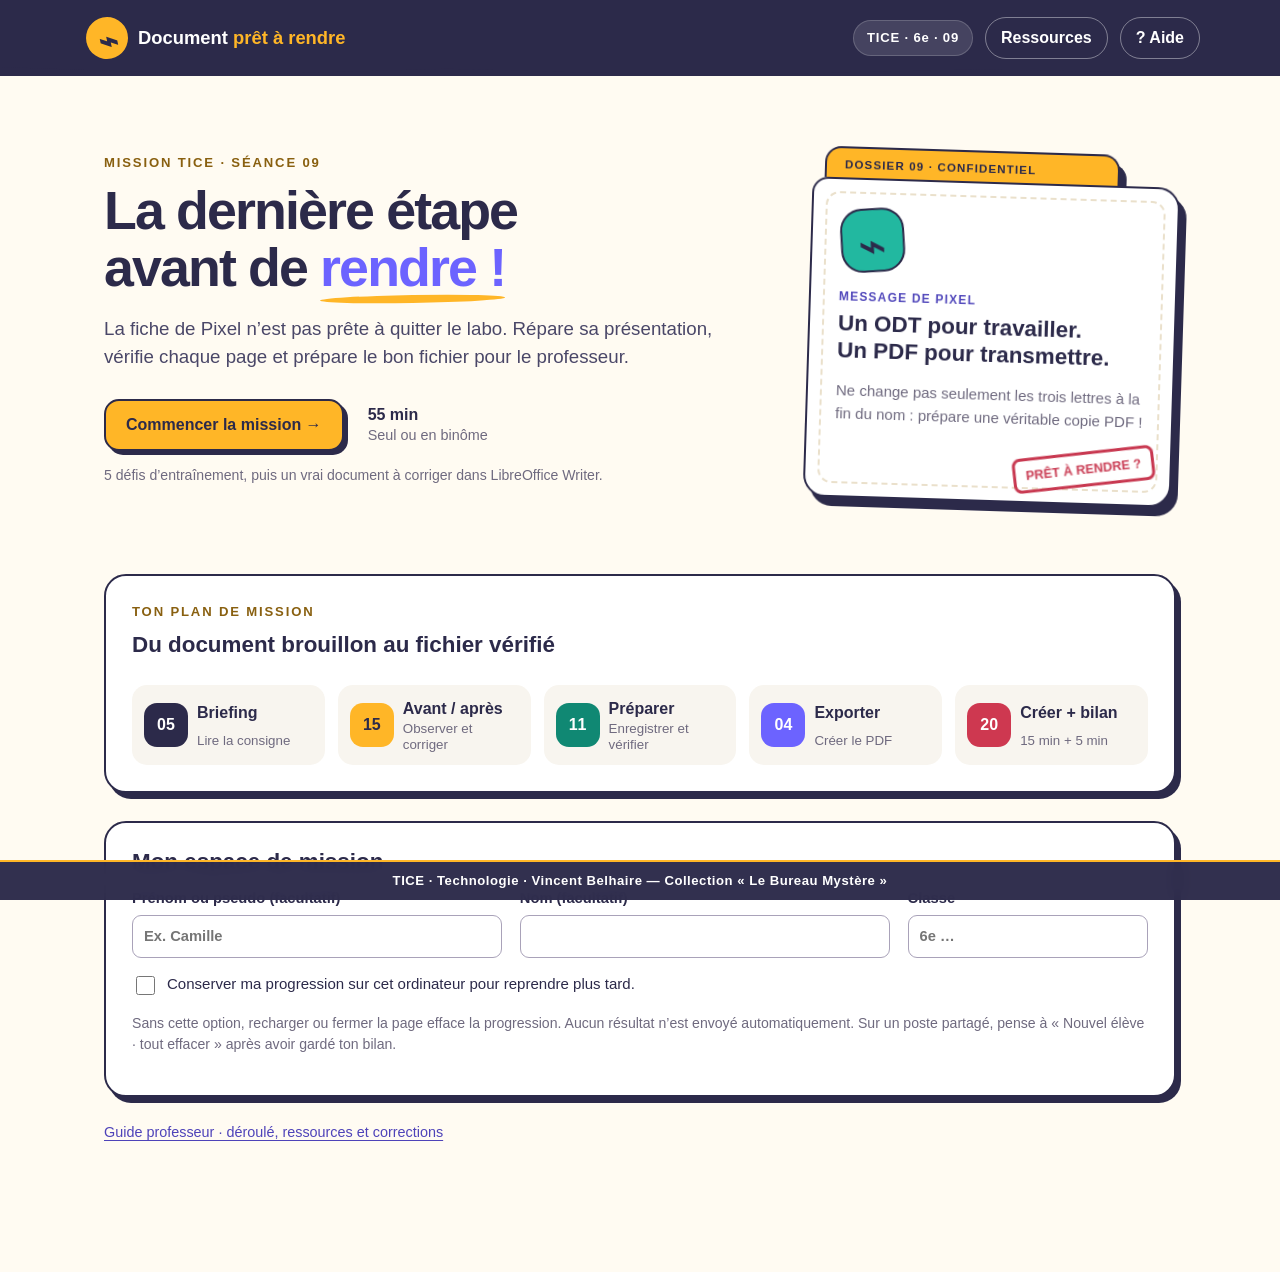
<file: index.html>
<!DOCTYPE html>

<html lang="fr"><head><meta charset="utf-8"/><meta content="width=device-width, initial-scale=1" name="viewport"/><meta content="#2c2a4a" name="theme-color"/><meta content="TICE 6e : corriger un document Writer, vérifier l’aperçu, enregistrer en ODT puis exporter en PDF. Défis, fichiers et bilan A4." name="description"/><title>Document prêt à rendre · TICE 6e · Séance 09</title><link href="data:image/svg+xml,%3Csvg xmlns='http://www.w3.org/2000/svg' viewBox='0 0 64 64'%3E%3Crect width='64' height='64' rx='14' fill='%232c2a4a'/%3E%3Cpath d='M18 10h22l8 8v36H18z' fill='%23ffb627'/%3E%3Cpath d='M24 35l7 7 12-15' fill='none' stroke='%232c2a4a' stroke-width='5'/%3E%3C/svg%3E" rel="icon"/><link href="style.css" rel="stylesheet"/><script defer="" src="script.js"></script></head><body>
<a class="skip-link" href="#main">Aller à la mission</a>
<header class="site-header"><button aria-label="Retour à l’accueil" class="brand" data-go="welcome" type="button"><span aria-hidden="true" class="brand-mark">⌁</span><span>Document <strong>prêt à rendre</strong></span></button><div class="header-actions"><span class="level-pill">TICE · 6e · 09</span><button class="outline-button light" data-resources="" type="button">Ressources</button><button class="outline-button light" data-help="general" type="button">? Aide</button></div></header>
<div class="mission-bar" hidden="" id="missionBar"><div class="mission-bar__inner"><p id="stepLabel">Défi 1 sur 5</p><div aria-label="Critères réussis dans le simulateur" aria-valuemax="100" aria-valuemin="0" aria-valuenow="0" class="progress-track" role="progressbar"><span id="progressFill"></span></div><p class="score-chip">★ <strong id="scoreValue">0</strong> / 1000</p></div><nav aria-label="Étapes de la séance" class="step-nav"><button data-go="inspect" type="button">1 · Observer</button><button data-go="repair" type="button">2 · Corriger</button><button data-go="save" type="button">3 · Enregistrer</button><button data-go="preview" type="button">4 · Aperçu</button><button data-go="export" type="button">5 · PDF</button><button data-go="practice" type="button">6 · Dans Writer</button><button data-go="report" type="button">Bilan</button></nav></div><main id="main"><noscript><p class="instruction-card">Les défis nécessitent JavaScript. Tu peux tout de même télécharger le document de départ et lire le guide professeur.</p></noscript><section aria-labelledby="welcomeTitle" class="screen is-active welcome-screen" id="welcome"><div class="welcome-grid"><div class="welcome-copy"><p class="eyebrow">MISSION TICE · SÉANCE 09</p><h1 id="welcomeTitle" tabindex="-1">La dernière étape<br/>avant de <span>rendre !</span></h1><p class="lede">La fiche de Pixel n’est pas prête à quitter le labo. Répare sa présentation, vérifie chaque page et prépare le bon fichier pour le professeur.</p><div class="start-row"><button class="primary-button" id="startButton" type="button">Commencer la mission →</button><p><strong>55 min</strong><br/><span>Seul ou en binôme</span></p></div><p class="small-note">5 défis d’entraînement, puis un vrai document à corriger dans LibreOffice Writer.</p></div><div class="mission-dossier"><div class="dossier-tab">DOSSIER 09 · CONFIDENTIEL</div><div class="dossier-paper"><div aria-hidden="true" class="pixel-avatar">⌁</div><p class="dossier-kicker">MESSAGE DE PIXEL</p><h2>Un ODT pour travailler.<br/>Un PDF pour transmettre.</h2><p>Ne change pas seulement les trois lettres à la fin du nom : prépare une véritable copie PDF !</p><div class="stamp">PRÊT À RENDRE ?</div></div></div></div>
<div class="resume-card" hidden="" id="resumeCard"><strong>Une progression est présente dans ce navigateur.</strong><p>Ne reprends que ton propre travail.</p><button class="primary-button" id="resumeButton" type="button">Reprendre ma mission</button><button class="secondary-button" id="forgetSaved" type="button">Effacer cette progression</button></div>
<div class="briefing-card"><p class="eyebrow">TON PLAN DE MISSION</p><h2>Du document brouillon au fichier vérifié</h2><ol class="timeline"><li><span class="time">05</span><strong>Briefing</strong><small>Lire la consigne</small></li><li><span class="time amber">15</span><strong>Avant / après</strong><small>Observer et corriger</small></li><li><span class="time teal">11</span><strong>Préparer</strong><small>Enregistrer et vérifier</small></li><li><span class="time purple">04</span><strong>Exporter</strong><small>Créer le PDF</small></li><li><span class="time coral">20</span><strong>Créer + bilan</strong><small>15 min + 5 min</small></li></ol></div>
<div class="card identity-card"><h2>Mon espace de mission</h2><div class="identity-fields"><label>Prénom ou pseudo (facultatif)<input autocomplete="off" id="firstName" maxlength="35" placeholder="Ex. Camille"/></label><label>Nom (facultatif)<input autocomplete="off" id="lastName" maxlength="45"/></label><label>Classe<input autocomplete="off" id="className" maxlength="15" placeholder="6e …"/></label></div><label class="checkline"><input id="remember" type="checkbox"/> Conserver ma progression sur cet ordinateur pour reprendre plus tard.</label><p class="small-note" id="storageInfo">Sans cette option, recharger ou fermer la page efface la progression. Aucun résultat n’est envoyé automatiquement. Sur un poste partagé, pense à « Nouvel élève · tout effacer » après avoir gardé ton bilan.</p></div><p class="teacher-link"><a data-doc="enseignant/guide.html" href="enseignant/guide.html" rel="noopener" target="_blank">Guide professeur · déroulé, ressources et corrections</a></p></section><section aria-labelledby="inspectTitle" class="screen challenge-screen" hidden="" id="inspect"><div class="challenge-heading"><div><p class="eyebrow">DÉFI 01 · OBSERVER AVANT D’AGIR</p><h1 id="inspectTitle" tabindex="-1">Le document sous la loupe</h1></div><button class="hint-button" data-help="inspect" type="button">💡 Coup de pouce</button></div><div class="instruction-card"><span class="instruction-number">1</span><div><p class="instruction-label">ENTRAÎNEMENT · INTERFACE SIMPLIFIÉE</p><p>Repère les <strong>4 problèmes</strong> dans ce brouillon. Clique sur chaque zone à améliorer, y compris dans l’aperçu de la deuxième page.</p></div></div><div class="writer-shell"><div class="window-titlebar"><span>document1.odt — Brouillon de Pixel</span><span class="tag light-tag">4 indices à trouver</span></div><div class="evidence-desk"><article class="evidence-paper"><span class="paper-number">PAGE 1</span><button class="evidence-zone problem-title" data-problem="title" type="button">Le jardin des idées</button><button class="evidence-zone problem-body" data-problem="body" type="button">La classe imagine un petit jardin pour la cour du collège. Cette fiche présente le projet et les tâches à organiser. Elle doit être facile à lire, à partager et à imprimer.</button><button aria-label="Examiner l’image du jardin" class="evidence-zone problem-image" data-problem="image" type="button"><img alt="Illustration du jardin, aplatie dans le brouillon" src="assets/jardin_solaire.png"/></button><button class="evidence-zone good-caption" data-problem="caption" type="button">Illustration : ressource de la collection « Le Bureau Mystère ».</button><p>Les élèves dessinent un plan et préparent des étiquettes.</p></article><button aria-label="Examiner la deuxième page vide" class="evidence-paper blank-evidence" data-problem="blank" type="button"><span class="paper-number">PAGE 2</span><span class="empty-para">¶</span><span>Une page sans contenu utile…</span></button></div></div><p class="feedback" id="fb-inspect" role="status">Observe le titre, le texte, l’image et les pages.</p><div aria-label="Problèmes repérés" class="found-list" id="foundList"></div><p class="small-note">Dans cet exercice, une fiche d’une seule page est demandée. Une page blanche peut être volontaire dans un autre document.</p><div class="screen-actions"><button class="secondary-button" data-go="welcome" type="button">← Étape précédente</button><button class="primary-button" data-go="repair" type="button">Défi suivant →</button></div></section><section aria-labelledby="repairTitle" class="screen challenge-screen" hidden="" id="repair"><div class="challenge-heading"><div><p class="eyebrow">DÉFI 02 · CORRIGER LA PRÉSENTATION</p><h1 id="repairTitle" tabindex="-1">Avant / après : à toi de régler !</h1></div><button class="hint-button" data-help="repair" type="button">💡 Coup de pouce</button></div><div class="instruction-card"><span class="instruction-number">2</span><div><p class="instruction-label">ENTRAÎNEMENT · INTERFACE SIMPLIFIÉE</p><p>Applique la commande du professeur : <strong>titre 20 pt, gras, centré ; texte 12 pt, noir, à gauche ; A4 portrait, marges 2 cm ; image 8 × 5 cm, centrée</strong>. Les réglages font évoluer l’aperçu.</p></div></div><div class="repair-grid"><form class="card repair-controls" id="repairForm"><fieldset><legend>1. Le titre</legend><div class="control-pair"><label>Taille<select id="titleSize"><option value="8">8 pt</option><option value="12">12 pt</option><option value="20">20 pt</option><option value="36">36 pt</option></select></label><label>Alignement<select id="titleAlign"><option value="left">À gauche</option><option value="center">Centré</option><option value="right">À droite</option></select></label></div><label class="checkline"><input id="titleBold" type="checkbox"/> Gras</label></fieldset><fieldset><legend>2. Le texte</legend><div class="control-pair"><label>Taille<select id="bodySize"><option value="10">10 pt</option><option value="12">12 pt</option><option value="18">18 pt</option></select></label><label>Couleur<select id="bodyColor"><option value="#999999">Gris clair</option><option value="#000000">Noir</option><option value="#ee44cc">Rose vif</option></select></label></div><label>Alignement<select id="bodyAlign"><option value="center">Centré</option><option value="left">À gauche</option><option value="right">À droite</option></select></label></fieldset><fieldset><legend>3. La page</legend><div class="control-pair"><label>Papier<select id="pageSize"><option>A3</option><option>A4</option></select></label><label>Orientation<select id="orientation"><option value="landscape">Paysage</option><option value="portrait">Portrait</option></select></label></div><label>Marges<select id="margins"><option value="0.5">0,5 cm</option><option value="2">2 cm</option><option value="5">5 cm</option></select></label></fieldset><fieldset><legend>4. L’image</legend><div class="control-pair"><label>Largeur (cm)<input id="imageWidth" max="17" min="1" step="any" type="number" value="13"/></label><label>Hauteur (cm)<input id="imageHeight" max="20" min="1" step="any" type="number" value="3"/></label></div><label class="checkline"><input id="imageRatio" type="checkbox"/> Rétablir le rapport d’origine 8:5 puis le conserver</label><label class="checkline"><input id="imageCenter" type="checkbox"/> Centrer l’image</label><p class="small-note">Ici, la case rétablit aussi le rapport d’origine. Dans Writer, saisir 8 × 5 cm corrige cette image déjà déformée ; verrouiller ensuite les proportions.</p></fieldset><button class="primary-button" type="submit">Vérifier mes réglages</button></form><div class="repair-preview-wrap"><div class="preview-header"><span class="round-pill">APRÈS · APERÇU SIMULÉ</span><button class="text-button" id="toggleBefore" type="button">Voir le brouillon</button></div><article class="repair-paper" id="repairPaper"><h2 id="liveTitle">Le jardin des idées</h2><div id="liveText"><p>La classe imagine un petit jardin pour la cour du collège. Cette fiche présente le projet et les tâches à organiser.</p><p>Les élèves choisissent l’emplacement des bacs, dessinent un plan et préparent des étiquettes.</p></div><figure id="liveFigure"><img alt="Image du jardin dont les proportions suivent les réglages" id="liveImage" src="assets/jardin_solaire.png"/><figcaption>Le jardin imaginé par la classe.</figcaption></figure><p class="preview-source">Illustration : ressource pédagogique de la collection.</p></article><p class="small-note">Aperçu réduit, non à l’échelle physique. Les valeurs demandées sont des consignes de cette mission, pas des règles universelles.</p><p class="feedback" id="fb-repair" role="status">Change les réglages, puis vérifie le résultat.</p><div class="found-list" id="repairChecks"></div></div></div><div class="screen-actions"><button class="secondary-button" data-go="inspect" type="button">← Étape précédente</button><button class="primary-button" data-go="save" type="button">Défi suivant →</button></div></section><section aria-labelledby="saveTitle" class="screen challenge-screen" hidden="" id="save"><div class="challenge-heading"><div><p class="eyebrow">DÉFI 03 · GARDER UNE VERSION MODIFIABLE</p><h1 id="saveTitle" tabindex="-1">Deux formats, deux usages</h1></div><button class="hint-button" data-help="save" type="button">💡 Coup de pouce</button></div><div class="instruction-card"><span class="instruction-number">3</span><div><p class="instruction-label">ENTRAÎNEMENT · INTERFACE SIMPLIFIÉE</p><p>Choisis le bon format, puis enregistre la <strong>version de travail en ODT</strong>. Dans le simulateur, le personnage fictif s’appelle Camille.</p></div></div><div class="compare-formats"><div class="format-card odt-card"><span class="file-badge">ODT</span><h2>Le document de travail</h2><p>Pour reprendre facilement le texte, les styles et les images dans Writer.</p></div><div class="format-card pdf-card"><span class="file-badge">PDF</span><h2>La copie à transmettre</h2><p>Pour consulter ou imprimer en conservant la mise en page. Elle n’est pas synchronisée avec l’ODT.</p></div></div><div id="formatQuizzes"></div><div class="writer-shell save-sim"><div class="window-titlebar">Le jardin des idées — Writer simulé</div><div class="menu-bar"><div class="menu-wrap"><button aria-expanded="false" id="saveMenuBtn" type="button">Fichier ▾</button><div class="app-menu" hidden="" id="saveMenu"><button id="openSave" type="button">Enregistrer sous…</button><span>Imprimer…</span><span>Fermer</span></div></div><span>Édition</span><span>Affichage</span><span>Insertion</span></div><div class="save-placeholder" id="savePlaceholder">Ouvre <strong>Fichier &gt; Enregistrer sous…</strong> pour créer la copie de travail de Camille.</div><form class="save-panel" hidden="" id="saveForm"><h2>Enregistrer sous · simulation</h2><label>Dossier<select id="savePath"><option value="downloads">Téléchargements</option><option value="personal">P: › Documents › TICE › Documents</option><option value="shared">H: › Documents en consultation</option></select></label><label>Nom du fichier<input autocomplete="off" id="saveName" maxlength="100" value="document1.odt"/></label><p class="small-note">Nom demandé ici : <strong>jardin_camille_6A.odt</strong>. Dans ton vrai travail, utilise ton propre prénom.</p><label>Type<select id="saveType"><option value="txt">Texte brut (.txt)</option><option value="odt">Texte ODF (.odt)</option><option value="html">Document HTML (.html)</option></select></label><button class="primary-button" type="submit">Enregistrer dans le simulateur</button></form><p class="feedback" id="fb-save" role="status">Ce simulateur ne peut pas écrire dans ton lecteur P:.</p></div><div id="saveQuiz"></div><div class="screen-actions"><button class="secondary-button" data-go="repair" type="button">← Étape précédente</button><button class="primary-button" data-go="preview" type="button">Défi suivant →</button></div></section><section aria-labelledby="previewTitle" class="screen challenge-screen" hidden="" id="preview"><div class="challenge-heading"><div><p class="eyebrow">DÉFI 04 · VOIR AVANT DE LANCER</p><h1 id="previewTitle" tabindex="-1">Un aperçu évite les surprises</h1></div><button class="hint-button" data-help="preview" type="button">💡 Coup de pouce</button></div><div class="instruction-card"><span class="instruction-number">4</span><div><p class="instruction-label">ENTRAÎNEMENT · INTERFACE SIMPLIFIÉE</p><p>Ouvre l’aperçu. Repère la page inutile, corrige sa cause dans le document, puis prépare une <strong>impression simulée</strong>. Aucune feuille n’est réellement imprimée.</p></div></div><div class="writer-shell"><div class="window-titlebar">jardin_camille_6A.odt — Writer simulé</div><div class="menu-bar"><div class="menu-wrap"><button aria-expanded="false" id="previewMenuBtn" type="button">Fichier ▾</button><div class="app-menu" hidden="" id="previewMenu"><button id="openPreview" type="button">Aperçu avant impression</button></div></div><span>Édition</span><span>Affichage</span></div><div class="preview-editor" id="previewEditor"><p>Le brouillon contient un saut de page inutile à la fin.</p><div class="break-line">Fin du texte <span>¶</span><hr/><strong>Saut de page</strong><hr/><span>¶</span></div><button class="secondary-button" disabled="" id="removeBreak" type="button">Supprimer le saut de page final</button><p class="small-note">Commence par observer l’aperçu, puis ferme-le pour modifier le document.</p></div><div class="preview-mode" hidden="" id="previewMode"><div class="preview-toolbar"><strong id="pageCounter">2 pages</strong><button class="secondary-button small-button" id="closePreview" type="button">Fermer l’aperçu</button></div><div class="page-thumbnails"><article class="page-thumb"><span>1</span><h3>Le jardin des idées</h3><p>La classe imagine un jardin pour le collège.</p><img alt="Image correctement proportionnée" src="assets/jardin_solaire.png"/><p>Nous présentons notre projet.</p></article><article class="page-thumb" id="extraPage"><span>2</span><p class="empty-page-label">Page vide</p></article></div><div id="pageQuiz"></div></div><p class="feedback" id="fb-preview" role="status">Utilise le menu Fichier pour ouvrir l’aperçu.</p></div><div class="card"><p class="eyebrow">PRÉPARER SANS GASPILLER</p><h2>Une fiche, un exemplaire</h2><p>Le professeur demande <strong>la page 1 seulement, un exemplaire en noir et blanc</strong>, sur l’imprimante <strong>Salle techno</strong>.</p><form class="print-settings" id="printForm"><label>Imprimante<select id="printer"><option value="pdf">Microsoft Print to PDF (fichier)</option><option value="techno">Salle techno (papier)</option><option value="other">Salle des professeurs</option></select></label><label>Pages<select id="printPages"><option value="all">Toutes</option><option value="1">1</option><option value="2">2</option></select></label><label>Exemplaires<input id="copies" max="99" min="1" type="number" value="3"/></label><label>Couleur<select id="printColor"><option value="color">Couleur</option><option value="gray">Noir et blanc / niveaux de gris</option></select></label><button class="primary-button" type="submit">Vérifier les réglages (simulation)</button></form><p class="feedback" id="fb-print" role="status">On prépare la demande ; on ne déclenche pas l’imprimante.</p></div><div id="permissionQuiz"></div><div class="screen-actions"><button class="secondary-button" data-go="save" type="button">← Étape précédente</button><button class="primary-button" data-go="export" type="button">Défi suivant →</button></div></section><section aria-labelledby="exportTitle" class="screen challenge-screen" hidden="" id="export"><div class="challenge-heading"><div><p class="eyebrow">DÉFI 05 · CRÉER UNE VRAIE COPIE PDF</p><h1 id="exportTitle" tabindex="-1">La bonne copie dans la bonne boîte</h1></div><button class="hint-button" data-help="export" type="button">💡 Coup de pouce</button></div><div class="instruction-card"><span class="instruction-number">5</span><div><p class="instruction-label">ENTRAÎNEMENT · INTERFACE SIMPLIFIÉE</p><p>La fiche est corrigée et l’ODT est enregistré. Utilise <strong>Fichier &gt; Exporter sous &gt; Exporter au format PDF</strong>, puis vérifie le PDF obtenu.</p></div></div><div class="writer-shell"><div class="window-titlebar">jardin_camille_6A.odt — Writer simulé</div><div class="menu-bar"><div class="menu-wrap"><button aria-expanded="false" id="exportMenuBtn" type="button">Fichier ▾</button><div class="app-menu" hidden="" id="exportMenu"><button id="exportSubBtn" type="button">Exporter sous ▸</button><div hidden="" id="exportSub"><button id="openPdfOptions" type="button">Exporter au format PDF…</button></div></div></div><span>Édition</span><span>Affichage</span></div><div class="save-placeholder" id="exportPlaceholder">Le menu crée une copie PDF sans supprimer le document ODT.<br/><button class="text-button" id="fakeRename" type="button">Autre idée : renommer seulement .odt en .pdf ?</button></div><form class="save-panel" hidden="" id="pdfForm"><h2>Options PDF · simulation simplifiée</h2><label>Plage à exporter<select id="pdfRange"><option value="selection">Sélection uniquement</option><option value="all">Toutes les pages</option></select></label><label>Dossier<select id="pdfPath"><option value="downloads">Téléchargements</option><option value="submit">P: › Documents › TICE › À rendre</option><option value="desktop">Bureau</option></select></label><label>Nom du fichier<input autocomplete="off" id="pdfName" maxlength="100" value="document1.pdf"/></label><p class="small-note">Nom demandé : <strong>jardin_camille_6A.pdf</strong>. La copie et l’ODT gardent le même nom de base.</p><p class="format-note">Type de sortie : <strong>PDF</strong>, choisi par la commande d’export, pas par le renommage.</p><button class="primary-button" type="submit">Exporter dans le simulateur</button></form><p class="feedback" id="fb-export" role="status">Les noms de menus peuvent légèrement varier selon la version de LibreOffice.</p></div><div class="card" hidden="" id="pdfResult"><p class="eyebrow">LES DEUX FICHIERS SONT CONSERVÉS</p><div class="two-files"><div><span class="file-badge">ODT</span><strong>jardin_camille_6A.odt</strong><small>Version modifiable · Documents</small></div><button id="openExportedPdf" type="button"><span class="file-badge pdf-badge">PDF</span><strong>jardin_camille_6A.pdf</strong><small>Cliquer pour ouvrir l’aperçu simulé</small></button></div><div hidden="" id="pdfReview"><h2>Le PDF ouvert · aperçu simulé</h2><div class="pdf-reader"><span class="reader-status">1 / 1 page</span><article class="paper"><h2>Le jardin des idées</h2><p>La classe imagine un petit jardin pour la cour du collège.</p><img alt="Jardin non déformé dans la copie PDF" src="assets/jardin_solaire.png"/><p>Le texte et l’image sont visibles dans la page.</p><small>Illustration : ressource pédagogique de la collection.</small></article></div><button class="primary-button" id="confirmPdfReview" type="button">J’ai vérifié la page, le texte et l’image</button><p class="small-note">Pour comparer avec un vrai PDF : <a data-doc="ressources/modele_corrige.pdf" href="ressources/modele_corrige.pdf" rel="noopener" target="_blank">ouvrir le modèle PDF fourni</a>.</p></div></div><div id="updateQuiz"></div><div class="screen-actions"><button class="secondary-button" data-go="preview" type="button">← Étape précédente</button><button class="primary-button" data-go="practice" type="button">Passer dans Writer →</button></div></section><section aria-labelledby="practiceTitle" class="screen challenge-screen" hidden="" id="practice"><div class="challenge-heading"><div><p class="eyebrow">MISSION RÉELLE · 15 MINUTES</p><h1 id="practiceTitle" tabindex="-1">Ton document, prêt à rendre</h1></div><button class="hint-button" data-help="practice" type="button">💡 Méthode dans Writer</button></div><div class="instruction-card teal-card"><span class="instruction-number">6</span><div><p class="instruction-label">ON QUITTE LA SIMULATION</p><p>Télécharge le brouillon, ouvre-le dans <strong>LibreOffice Writer</strong> et réalise les corrections. Le site ne peut pas vérifier automatiquement ton fichier.</p></div></div><div class="resource-grid"><a class="resource-card" data-doc="ressources/document_a_corriger.odt" download="" href="ressources/document_a_corriger.odt"><span class="file-badge">ODT</span><strong>Le brouillon à corriger</strong><small>Fichier modifiable · point de départ</small></a><a class="resource-card" data-doc="ressources/modele_corrige.pdf" href="ressources/modele_corrige.pdf" rel="noopener" target="_blank"><span class="file-badge pdf-badge">PDF</span><strong>Le résultat attendu</strong><small>Modèle visuel · une page A4</small></a><a class="resource-card" data-doc="assets/jardin_solaire.png" download="" href="assets/jardin_solaire.png"><span>▧</span><strong>L’image d’origine</strong><small>Pour réinsérer une image non déformée</small></a></div><div class="card"><p class="eyebrow">LA COMMANDE DU PROFESSEUR</p><h2>Une fiche lisible en deux formats</h2><ol class="real-steps"><li><strong>Crée ta copie.</strong> Fichier &gt; Enregistrer sous… → <code>jardin_prenom_classe.odt</code> dans <code>P: › Documents › TICE › Documents</code> (ou le dossier indiqué par ton professeur).</li><li><strong>Corrige la présentation.</strong> Titre 20 pt, gras et centré ; paragraphes 12 pt, noirs et alignés à gauche ; image 8 × 5 cm, centrée. Conserve le contenu et la source de l’image.</li><li><strong>Vérifie les pages.</strong> A4 portrait, marges 2 cm. Ouvre l’aperçu, supprime la page vide inutile en revenant au document. La fiche doit tenir sur une page.</li><li><strong>Enregistre, puis exporte.</strong> Ctrl+S pour l’ODT. Fichier &gt; Exporter sous &gt; Exporter au format PDF… → toutes les pages. Nomme la copie <code>jardin_prenom_classe.pdf</code>, dans <code>À rendre</code>.</li><li><strong>Ouvre le PDF obtenu.</strong> Contrôle le nom, le texte, l’image et le nombre de pages. Prépare l’impression, mais ne lances aucune feuille sans autorisation.</li></ol><p class="small-note">L’emplacement et le format demandés par ton professeur passent avant les exemples. Les libellés varient parfois : « Exporter vers », « Exporter sous » ou « Exporter au format PDF ».</p></div><div class="card"><h2>Mon autocontrôle</h2><p>Ne coche que ce que tu as réellement réalisé dans Writer. Ces déclarations ne donnent pas de points au simulateur.</p><div class="practice-checks" id="practiceChecks"></div><div class="identity-fields"><label>Nom de mon ODT<input id="practiceOdt" maxlength="90" placeholder="jardin_prenom_classe.odt"/></label><label>Nom de mon PDF<input id="practicePdf" maxlength="90" placeholder="jardin_prenom_classe.pdf"/></label><label>Dossier du PDF<input id="practicePath" maxlength="120" placeholder="P: › Documents › TICE › À rendre"/></label></div><p class="feedback" id="practiceFeedback" role="status">L’envoi au professeur se fait selon sa consigne, pas automatiquement depuis ce site.</p></div><div class="screen-actions"><button class="secondary-button" data-go="export" type="button">← Revoir l’export</button><button class="primary-button" data-go="report" type="button">Voir mon bilan détaillé →</button></div></section><section aria-labelledby="reportTitle" class="screen final-screen" hidden="" id="report">
<p class="eyebrow">TICE 6e · SÉANCE 09 · DOCUMENT PRÊT À RENDRE</p><h1 id="reportTitle" tabindex="-1">Mon bilan de mission</h1><p class="final-intro">Corriger, vérifier, enregistrer en ODT et exporter en PDF.</p>
<div class="report-identity"><p><span>Prénom / nom</span><strong id="reportName">À compléter</strong></p><p><span>Classe</span><strong id="reportClass">6e …</strong></p><p><span>Date</span><strong id="reportDate"></strong></p><button class="text-button no-print" data-go="welcome" type="button">Modifier mon identité</button></div>
<div class="report-stats"><div class="score-card"><span>ENTRAÎNEMENT DANS LE NAVIGATEUR</span><strong id="reportScore">0 / 1000</strong><p><b id="reportPercent">0 %</b> des points obtenus</p><p aria-label="Aucune étoile" class="star-row" id="reportStars">☆ ☆ ☆</p></div><div class="stats-card"><h2>Mon parcours</h2><div class="stat-grid"><p><strong id="reportDone">0 / 20</strong><span>critères réussis</span></p><p><strong id="reportErrors">0</strong><span>essai(s) à corriger</span></p><p><strong id="reportHints">0</strong><span>ouverture(s) d’aide</span></p><p><strong id="reportTime">0 min</strong><span>temps actif sur le site</span></p></div><p class="first-try" id="firstTry"></p></div></div>
<p class="report-explanation">Les points sont obtenus après réussite, même après correction. Ils évaluent les exercices du site, <strong>pas le fichier Writer</strong>. Les aides ne retirent pas de points.</p>
<div class="card report-details"><h2>Mes compétences dans le simulateur</h2><div class="table-scroll"><table class="report-table"><thead><tr><th scope="col">Compétence et actions réussies</th><th scope="col">Points</th><th scope="col">Essais à corriger</th><th scope="col">Aides</th><th scope="col">Repère</th></tr></thead><tbody id="skillsRows"></tbody></table></div><p class="report-legend">Acquis = tous les critères réussis · En cours = une partie réussie · À revoir = essayé, non réussi · Non réalisé = aucun essai.</p></div>
<div class="card report-practice"><div class="details-heading"><h2>Mon travail réel dans Writer</h2><strong id="reportPracticeCount">0 / 8</strong></div><p class="declaration">Autocontrôle déclaré par l’élève ; validation à faire par le professeur.</p><div class="report-check-grid" id="reportChecks"></div><p class="report-file"><strong>Fichier :</strong> <span id="reportFilename">Non renseigné</span><br><strong>Dossier :</strong> <span id="reportPath">Non renseigné</span><br><strong>PDF :</strong> <span id="reportPdf">Non renseigné</span></br></br></p></div>
<div class="learning-grid"><article><h2>★ Mon point fort</h2><p id="strongPoint"></p></article><article><h2>↗ Mon prochain objectif</h2><p id="nextGoal"></p></article></div>
<div class="reflection"><label>Je sais maintenant…<textarea id="reflection" maxlength="180" placeholder="Écris ce que tu as appris (180 caractères maximum)." rows="2"></textarea></label><p class="print-only" id="reflectionPrint"></p></div>
<div class="teacher-validation"><strong>Validation professeur</strong><p>□ Réussi en autonomie   □ Réussi avec aide   □ À poursuivre</p><p>Observation : ...........................................................................................................................</p></div>
<p class="print-signature">TICE · Technologie · Vincent Belhaire — Collection « Le Bureau Mystère » — Séance 09</p>
<div class="final-actions no-print"><button class="secondary-button" data-go="practice" type="button">← Revoir mon travail</button><button class="primary-button" id="printButton" type="button">Imprimer mon bilan</button><button class="secondary-button" id="exportButton" type="button">Exporter les résultats (.json)</button><button class="text-button" id="newStudent" type="button">Nouvel élève · tout effacer</button></div>
<p class="small-note no-print">Impression : A4 portrait, échelle 100 %, en-têtes/pieds de page du navigateur désactivés. Seul le bilan s’imprime, même depuis une autre étape. Le temps indiqué exclut le travail effectué hors de cet onglet.</p>
</section></main><footer class="site-signature">TICE · Technologie · Vincent Belhaire — Collection « Le Bureau Mystère »</footer><dialog class="help-dialog" id="helpDialog"><button aria-label="Fermer" class="dialog-close" data-close="" type="button">×</button><p class="eyebrow" id="helpKicker">COUP DE POUCE</p><h2 id="helpTitle"></h2><div id="helpBody"></div><button class="primary-button" data-close="" type="button">Revenir à ma mission</button></dialog><div class="toast" hidden="" id="toast" role="status"></div></body></html>
</file>
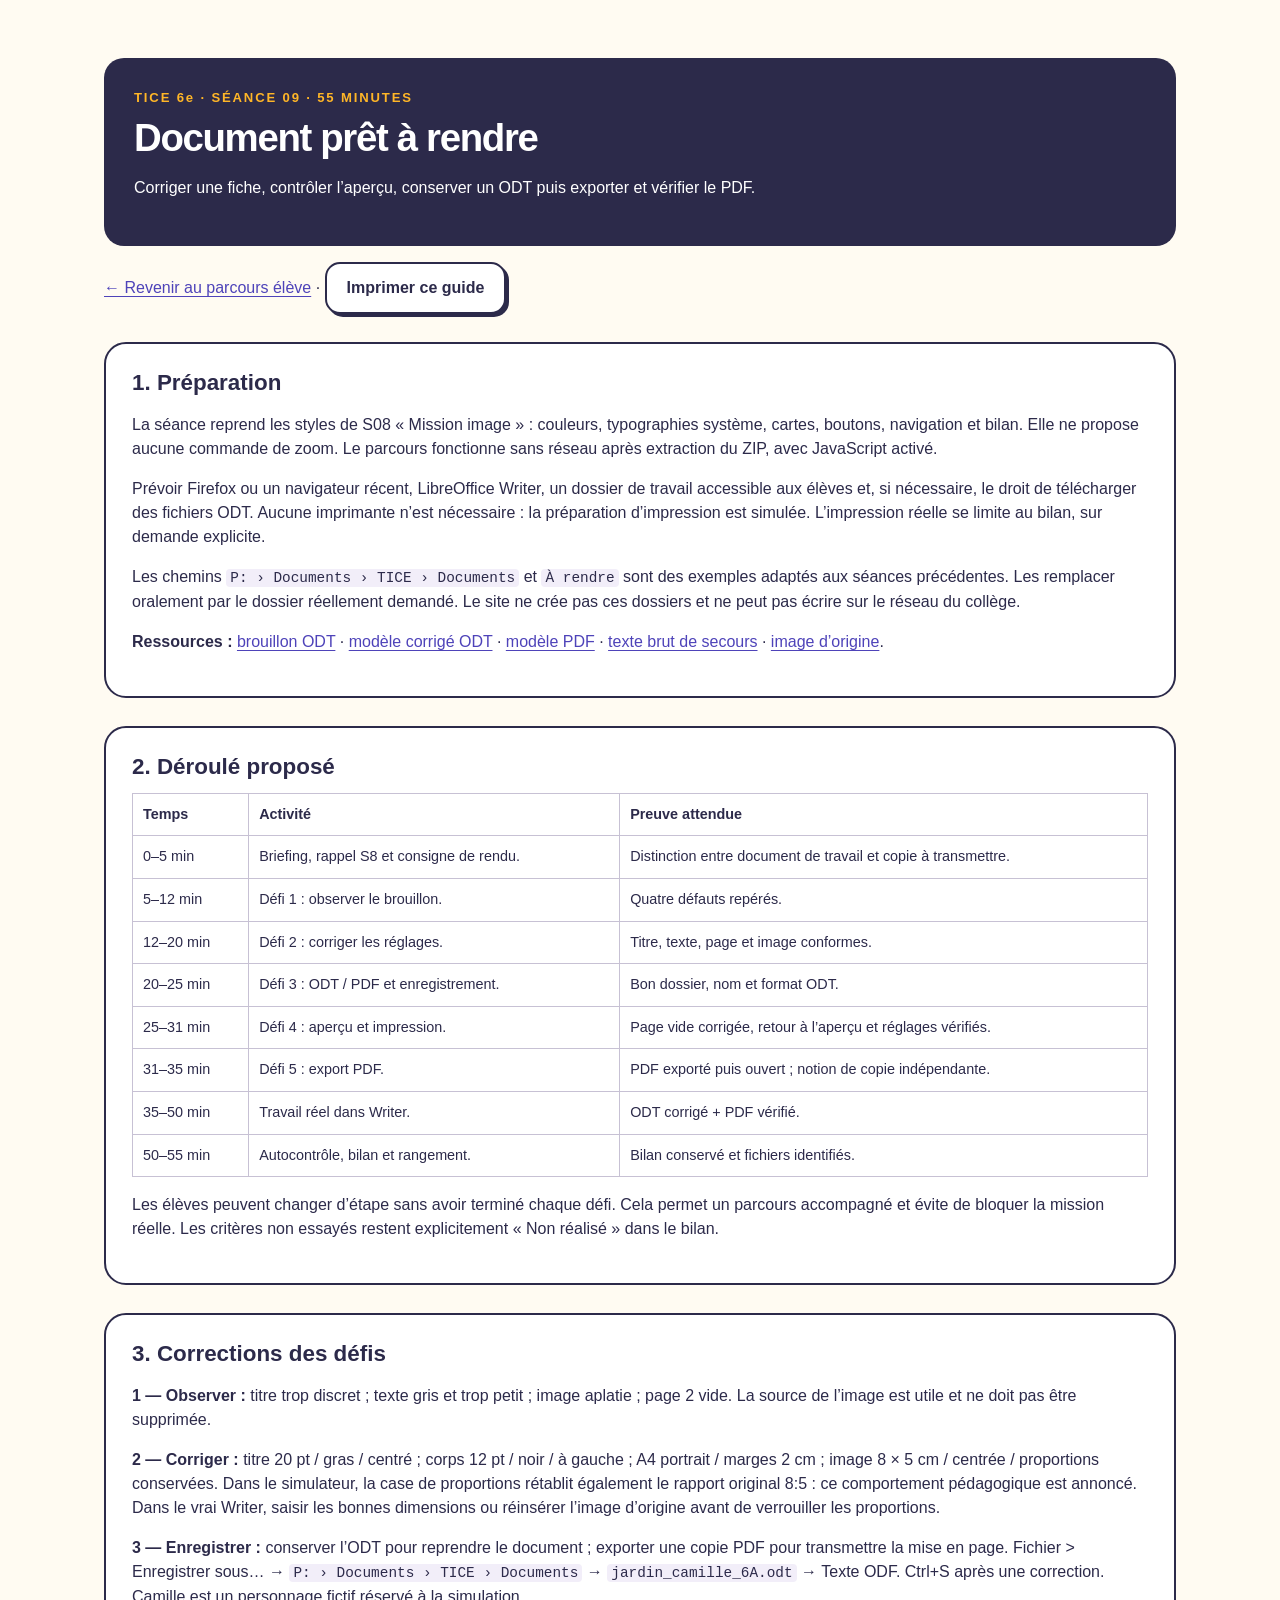
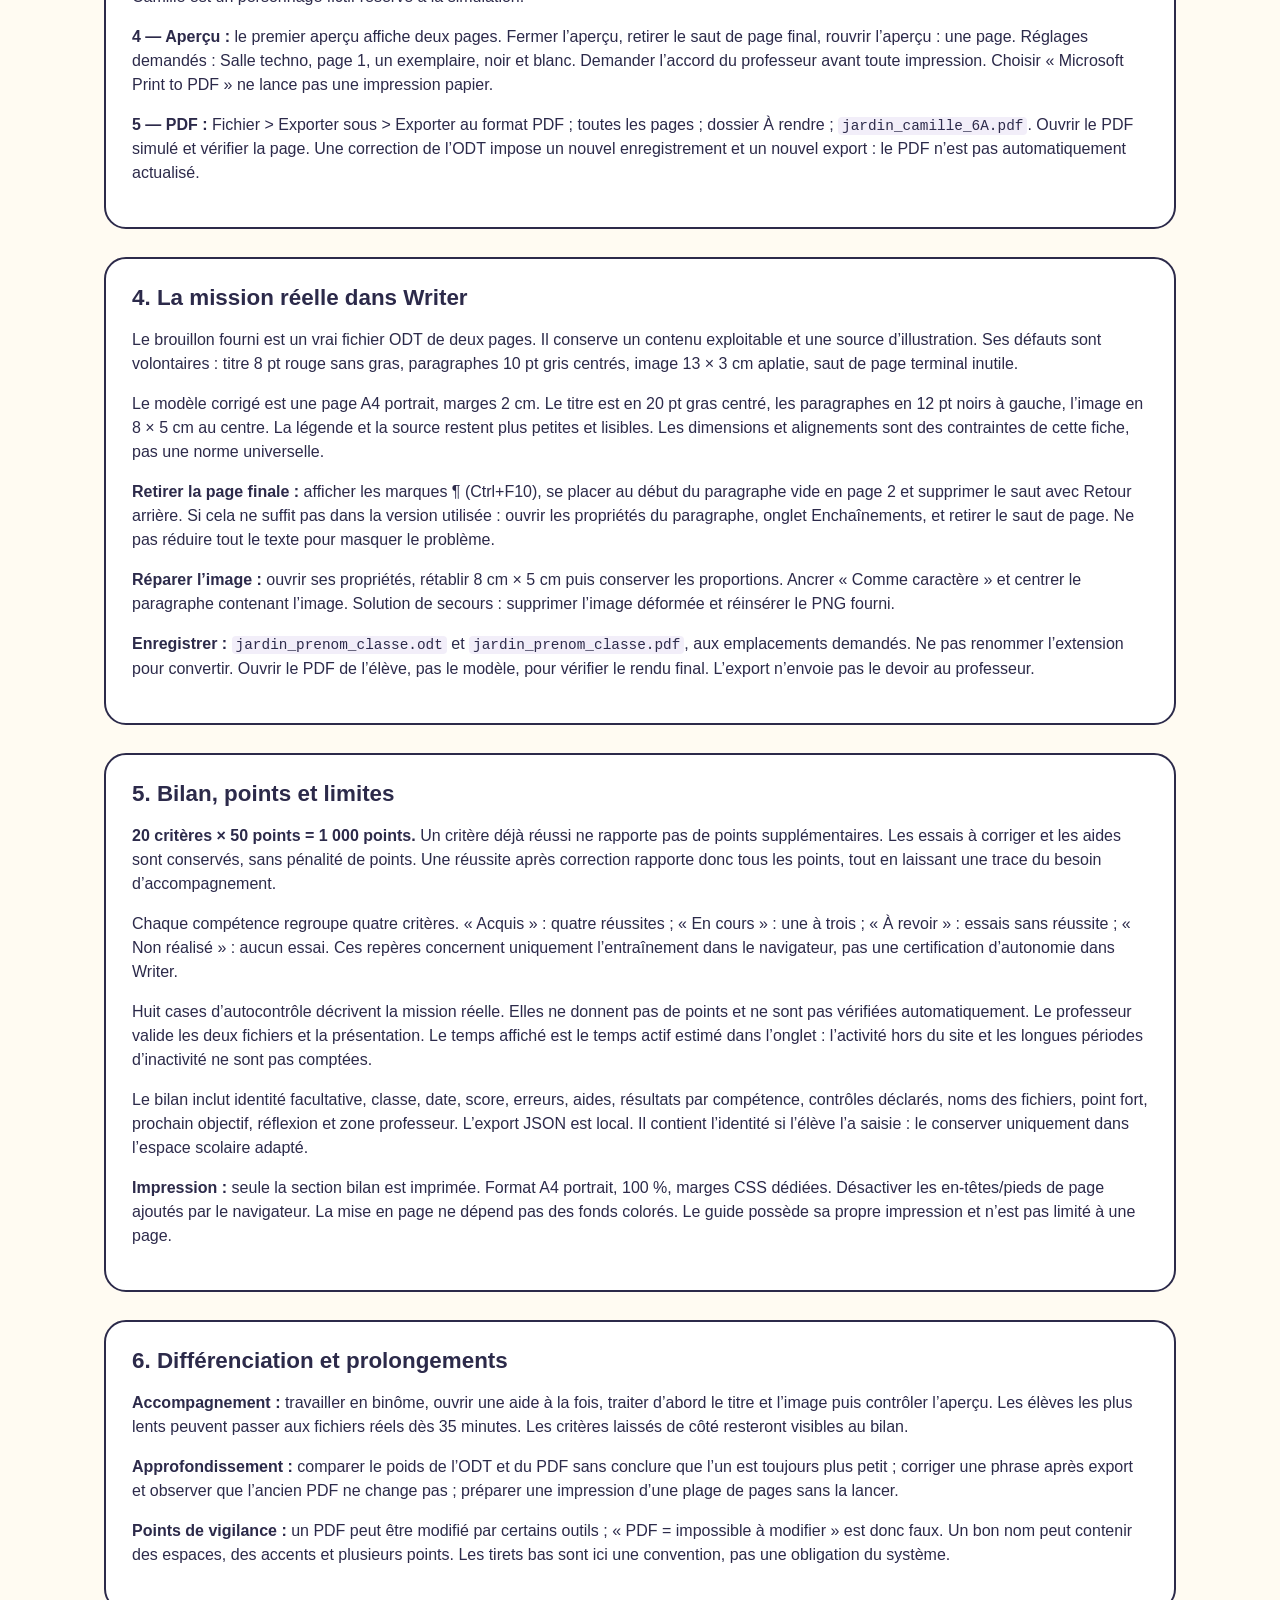
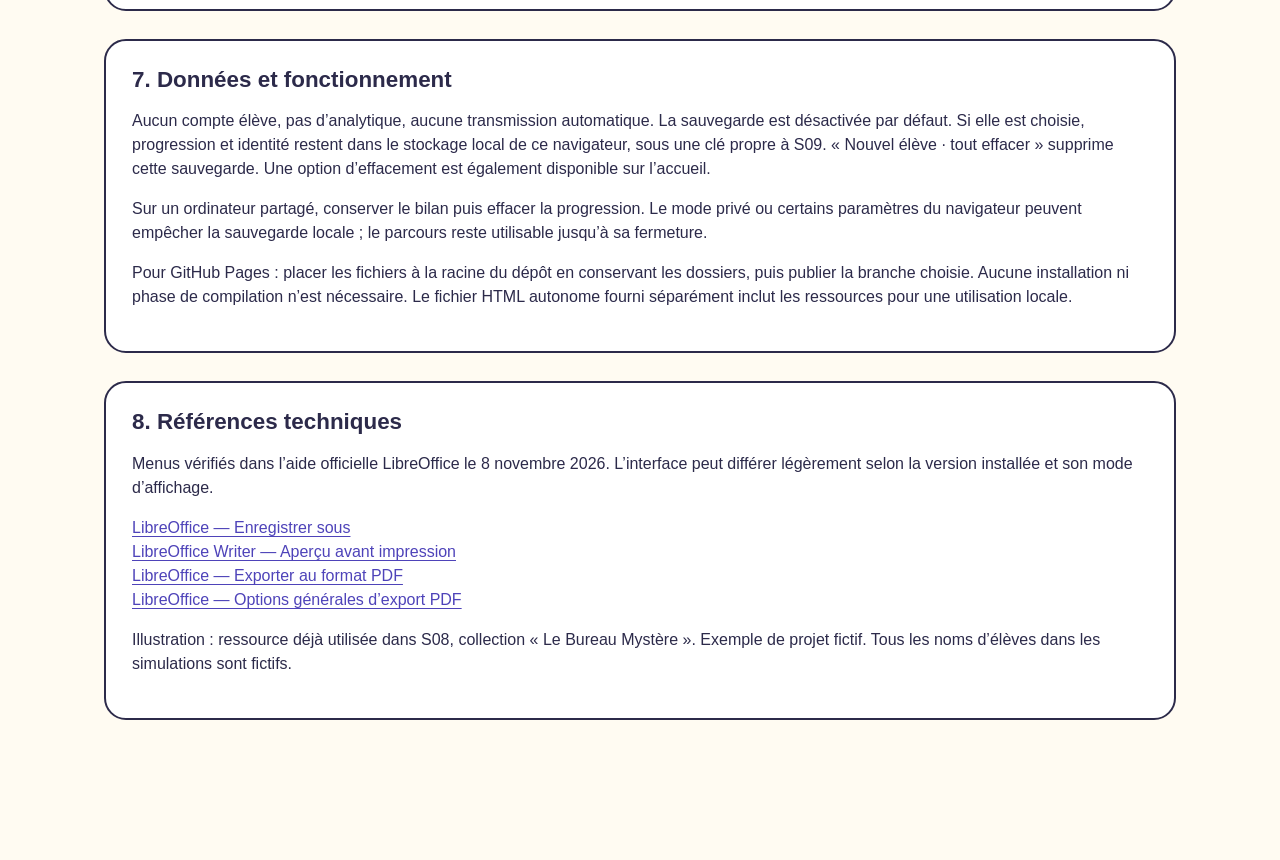
<file: enseignant/guide.html>
<!doctype html><html lang="fr"><head><meta charset="utf-8"><meta name="viewport" content="width=device-width,initial-scale=1"><title>Guide professeur · S09 · Document prêt à rendre</title><link rel="stylesheet" href="../style.css"></head><body class="guide-page"><main><header class="guide-header"><p class="eyebrow">TICE 6e · SÉANCE 09 · 55 MINUTES</p><h1>Document prêt à rendre</h1><p>Corriger une fiche, contrôler l’aperçu, conserver un ODT puis exporter et vérifier le PDF.</p></header><p class="no-print"><a href="../index.html">← Revenir au parcours élève</a> · <button class="secondary-button" type="button" onclick="window.print()">Imprimer ce guide</button></p>
<section class="card"><h2>1. Préparation</h2><p>La séance reprend les styles de S08 « Mission image » : couleurs, typographies système, cartes, boutons, navigation et bilan. Elle ne propose aucune commande de zoom. Le parcours fonctionne sans réseau après extraction du ZIP, avec JavaScript activé.</p><p>Prévoir Firefox ou un navigateur récent, LibreOffice Writer, un dossier de travail accessible aux élèves et, si nécessaire, le droit de télécharger des fichiers ODT. Aucune imprimante n’est nécessaire : la préparation d’impression est simulée. L’impression réelle se limite au bilan, sur demande explicite.</p><p>Les chemins <code>P: › Documents › TICE › Documents</code> et <code>À rendre</code> sont des exemples adaptés aux séances précédentes. Les remplacer oralement par le dossier réellement demandé. Le site ne crée pas ces dossiers et ne peut pas écrire sur le réseau du collège.</p><p><strong>Ressources :</strong> <a href="../ressources/document_a_corriger.odt" data-doc="ressources/document_a_corriger.odt" download>brouillon ODT</a> · <a href="modele_corrige.odt" data-doc="enseignant/modele_corrige.odt" download>modèle corrigé ODT</a> · <a href="../ressources/modele_corrige.pdf" data-doc="ressources/modele_corrige.pdf" target="_blank" rel="noopener">modèle PDF</a> · <a href="../ressources/texte_depart.txt" data-doc="ressources/texte_depart.txt" download>texte brut de secours</a> · <a href="../assets/jardin_solaire.png" data-doc="assets/jardin_solaire.png" download>image d’origine</a>.</p></section>
<section class="card"><h2>2. Déroulé proposé</h2><table><thead><tr><th>Temps</th><th>Activité</th><th>Preuve attendue</th></tr></thead><tbody><tr><td>0–5 min</td><td>Briefing, rappel S8 et consigne de rendu.</td><td>Distinction entre document de travail et copie à transmettre.</td></tr><tr><td>5–12 min</td><td>Défi 1 : observer le brouillon.</td><td>Quatre défauts repérés.</td></tr><tr><td>12–20 min</td><td>Défi 2 : corriger les réglages.</td><td>Titre, texte, page et image conformes.</td></tr><tr><td>20–25 min</td><td>Défi 3 : ODT / PDF et enregistrement.</td><td>Bon dossier, nom et format ODT.</td></tr><tr><td>25–31 min</td><td>Défi 4 : aperçu et impression.</td><td>Page vide corrigée, retour à l’aperçu et réglages vérifiés.</td></tr><tr><td>31–35 min</td><td>Défi 5 : export PDF.</td><td>PDF exporté puis ouvert ; notion de copie indépendante.</td></tr><tr><td>35–50 min</td><td>Travail réel dans Writer.</td><td>ODT corrigé + PDF vérifié.</td></tr><tr><td>50–55 min</td><td>Autocontrôle, bilan et rangement.</td><td>Bilan conservé et fichiers identifiés.</td></tr></tbody></table><p>Les élèves peuvent changer d’étape sans avoir terminé chaque défi. Cela permet un parcours accompagné et évite de bloquer la mission réelle. Les critères non essayés restent explicitement « Non réalisé » dans le bilan.</p></section>
<section class="card"><h2>3. Corrections des défis</h2><p><strong>1 — Observer :</strong> titre trop discret ; texte gris et trop petit ; image aplatie ; page 2 vide. La source de l’image est utile et ne doit pas être supprimée.</p><p><strong>2 — Corriger :</strong> titre 20 pt / gras / centré ; corps 12 pt / noir / à gauche ; A4 portrait / marges 2 cm ; image 8 × 5 cm / centrée / proportions conservées. Dans le simulateur, la case de proportions rétablit également le rapport original 8:5 : ce comportement pédagogique est annoncé. Dans le vrai Writer, saisir les bonnes dimensions ou réinsérer l’image d’origine avant de verrouiller les proportions.</p><p><strong>3 — Enregistrer :</strong> conserver l’ODT pour reprendre le document ; exporter une copie PDF pour transmettre la mise en page. Fichier &gt; Enregistrer sous… → <code>P: › Documents › TICE › Documents</code> → <code>jardin_camille_6A.odt</code> → Texte ODF. Ctrl+S après une correction. Camille est un personnage fictif réservé à la simulation.</p><p><strong>4 — Aperçu :</strong> le premier aperçu affiche deux pages. Fermer l’aperçu, retirer le saut de page final, rouvrir l’aperçu : une page. Réglages demandés : Salle techno, page 1, un exemplaire, noir et blanc. Demander l’accord du professeur avant toute impression. Choisir « Microsoft Print to PDF » ne lance pas une impression papier.</p><p><strong>5 — PDF :</strong> Fichier &gt; Exporter sous &gt; Exporter au format PDF ; toutes les pages ; dossier À rendre ; <code>jardin_camille_6A.pdf</code>. Ouvrir le PDF simulé et vérifier la page. Une correction de l’ODT impose un nouvel enregistrement et un nouvel export : le PDF n’est pas automatiquement actualisé.</p></section>
<section class="card"><h2>4. La mission réelle dans Writer</h2><p>Le brouillon fourni est un vrai fichier ODT de deux pages. Il conserve un contenu exploitable et une source d’illustration. Ses défauts sont volontaires : titre 8 pt rouge sans gras, paragraphes 10 pt gris centrés, image 13 × 3 cm aplatie, saut de page terminal inutile.</p><p>Le modèle corrigé est une page A4 portrait, marges 2 cm. Le titre est en 20 pt gras centré, les paragraphes en 12 pt noirs à gauche, l’image en 8 × 5 cm au centre. La légende et la source restent plus petites et lisibles. Les dimensions et alignements sont des contraintes de cette fiche, pas une norme universelle.</p><p><strong>Retirer la page finale :</strong> afficher les marques ¶ (Ctrl+F10), se placer au début du paragraphe vide en page 2 et supprimer le saut avec Retour arrière. Si cela ne suffit pas dans la version utilisée : ouvrir les propriétés du paragraphe, onglet Enchaînements, et retirer le saut de page. Ne pas réduire tout le texte pour masquer le problème.</p><p><strong>Réparer l’image :</strong> ouvrir ses propriétés, rétablir 8 cm × 5 cm puis conserver les proportions. Ancrer « Comme caractère » et centrer le paragraphe contenant l’image. Solution de secours : supprimer l’image déformée et réinsérer le PNG fourni.</p><p><strong>Enregistrer :</strong> <code>jardin_prenom_classe.odt</code> et <code>jardin_prenom_classe.pdf</code>, aux emplacements demandés. Ne pas renommer l’extension pour convertir. Ouvrir le PDF de l’élève, pas le modèle, pour vérifier le rendu final. L’export n’envoie pas le devoir au professeur.</p></section>
<section class="card"><h2>5. Bilan, points et limites</h2><p><strong>20 critères × 50 points = 1 000 points.</strong> Un critère déjà réussi ne rapporte pas de points supplémentaires. Les essais à corriger et les aides sont conservés, sans pénalité de points. Une réussite après correction rapporte donc tous les points, tout en laissant une trace du besoin d’accompagnement.</p><p>Chaque compétence regroupe quatre critères. « Acquis » : quatre réussites ; « En cours » : une à trois ; « À revoir » : essais sans réussite ; « Non réalisé » : aucun essai. Ces repères concernent uniquement l’entraînement dans le navigateur, pas une certification d’autonomie dans Writer.</p><p>Huit cases d’autocontrôle décrivent la mission réelle. Elles ne donnent pas de points et ne sont pas vérifiées automatiquement. Le professeur valide les deux fichiers et la présentation. Le temps affiché est le temps actif estimé dans l’onglet : l’activité hors du site et les longues périodes d’inactivité ne sont pas comptées.</p><p>Le bilan inclut identité facultative, classe, date, score, erreurs, aides, résultats par compétence, contrôles déclarés, noms des fichiers, point fort, prochain objectif, réflexion et zone professeur. L’export JSON est local. Il contient l’identité si l’élève l’a saisie : le conserver uniquement dans l’espace scolaire adapté.</p><p><strong>Impression :</strong> seule la section bilan est imprimée. Format A4 portrait, 100 %, marges CSS dédiées. Désactiver les en-têtes/pieds de page ajoutés par le navigateur. La mise en page ne dépend pas des fonds colorés. Le guide possède sa propre impression et n’est pas limité à une page.</p></section>
<section class="card"><h2>6. Différenciation et prolongements</h2><p><strong>Accompagnement :</strong> travailler en binôme, ouvrir une aide à la fois, traiter d’abord le titre et l’image puis contrôler l’aperçu. Les élèves les plus lents peuvent passer aux fichiers réels dès 35 minutes. Les critères laissés de côté resteront visibles au bilan.</p><p><strong>Approfondissement :</strong> comparer le poids de l’ODT et du PDF sans conclure que l’un est toujours plus petit ; corriger une phrase après export et observer que l’ancien PDF ne change pas ; préparer une impression d’une plage de pages sans la lancer.</p><p><strong>Points de vigilance :</strong> un PDF peut être modifié par certains outils ; « PDF = impossible à modifier » est donc faux. Un bon nom peut contenir des espaces, des accents et plusieurs points. Les tirets bas sont ici une convention, pas une obligation du système.</p></section>
<section class="card"><h2>7. Données et fonctionnement</h2><p>Aucun compte élève, pas d’analytique, aucune transmission automatique. La sauvegarde est désactivée par défaut. Si elle est choisie, progression et identité restent dans le stockage local de ce navigateur, sous une clé propre à S09. « Nouvel élève · tout effacer » supprime cette sauvegarde. Une option d’effacement est également disponible sur l’accueil.</p><p>Sur un ordinateur partagé, conserver le bilan puis effacer la progression. Le mode privé ou certains paramètres du navigateur peuvent empêcher la sauvegarde locale ; le parcours reste utilisable jusqu’à sa fermeture.</p><p>Pour GitHub Pages : placer les fichiers à la racine du dépôt en conservant les dossiers, puis publier la branche choisie. Aucune installation ni phase de compilation n’est nécessaire. Le fichier HTML autonome fourni séparément inclut les ressources pour une utilisation locale.</p></section>
<section class="card"><h2>8. Références techniques</h2><p>Menus vérifiés dans l’aide officielle LibreOffice le 8 novembre 2026. L’interface peut différer légèrement selon la version installée et son mode d’affichage.</p><p><a href="https://help.libreoffice.org/latest/fr/text/shared/01/01070000.html" target="_blank" rel="noopener">LibreOffice — Enregistrer sous</a><br><a href="https://help.libreoffice.org/latest/fr/text/swriter/main0210.html" target="_blank" rel="noopener">LibreOffice Writer — Aperçu avant impression</a><br><a href="https://help.libreoffice.org/latest/fr/text/shared/01/ref_pdf_export.html" target="_blank" rel="noopener">LibreOffice — Exporter au format PDF</a><br><a href="https://help.libreoffice.org/latest/fr/text/shared/01/ref_pdf_export_general.html" target="_blank" rel="noopener">LibreOffice — Options générales d’export PDF</a></p><p>Illustration : ressource déjà utilisée dans S08, collection « Le Bureau Mystère ». Exemple de projet fictif. Tous les noms d’élèves dans les simulations sont fictifs.</p></section></main></body></html>
</file>
<file: style.css>
/* Palette, typographies, contours et ombres repris du Bureau Mystère.
   Aucun contrôle de zoom et aucun agrandissement global de l’interface. */
:root{--ink:#2c2a4a;--ink-2:#4a4768;--muted:#6f6a7f;--cream:#fffbf2;--white:#fff;--amber:#ffb627;--amber-soft:#fff1d0;--teal:#22b8a0;--teal-soft:#dcf7f1;--purple:#6c63ff;--purple-soft:#eceaff;--coral:#ff5d73;--coral-soft:#ffe5e9;--blue:#3d8beb;--line:#eae0cb;--shadow:5px 6px 0 var(--ink);--radius:22px}
*{box-sizing:border-box}html{scroll-behavior:smooth}body{margin:0;padding-bottom:44px;min-width:320px;color:var(--ink);background:var(--cream);font-family:"Nunito","Aptos","Segoe UI",Arial,sans-serif;font-size:16px;line-height:1.5}button,input,textarea,select{font:inherit}button{color:inherit;cursor:pointer}a{color:#4e43b9;text-underline-offset:3px}button:focus-visible,a:focus-visible,[tabindex]:focus-visible,input:focus-visible,select:focus-visible,textarea:focus-visible,summary:focus-visible{outline:3px solid var(--blue);outline-offset:3px}[hidden]{display:none!important}img{max-width:100%;display:block}figure{margin:18px 0}figcaption{margin-top:7px;font-size:.85rem;color:var(--muted)}code{font-family:Consolas,monospace;overflow-wrap:anywhere;background:#f2eef9;border-radius:4px;padding:1px 4px;font-size:.9em}kbd{border:1px solid var(--ink);border-bottom:3px solid var(--ink);border-radius:5px;background:#fff;padding:1px 6px;white-space:nowrap;font-size:.88em}.skip-link{position:fixed;left:1rem;top:-5rem;z-index:100;padding:.8rem 1rem;background:white;border-radius:10px}.skip-link:focus{top:1rem}
.site-header{min-height:76px;padding:14px max(24px,calc((100vw - 1120px)/2));display:flex;align-items:center;justify-content:space-between;gap:20px;background:var(--ink);color:white;position:relative;z-index:5}.site-header::after{content:"";position:absolute;left:0;right:0;bottom:-9px;height:18px;background:var(--ink);clip-path:polygon(0 0,18% 45%,35% 10%,56% 48%,76% 14%,100% 42%,100% 0)}.brand{border:0;background:transparent;color:#fff;display:flex;align-items:center;gap:10px;font-weight:800;font-size:1.15rem}.brand strong{color:var(--amber)}.brand-mark{display:grid;place-items:center;width:42px;height:42px;border-radius:50%;background:var(--amber);color:var(--ink);font-size:2rem;transform:rotate(-12deg)}.header-actions{display:flex;align-items:center;gap:12px}.level-pill{padding:7px 13px;border-radius:999px;background:#ffffff1f;border:1px solid #ffffff2e;font-weight:800;font-size:.82rem;letter-spacing:.06em}.outline-button{border:1.5px solid currentColor;border-radius:999px;background:transparent;padding:8px 15px;font-weight:800}.outline-button.light{color:white;border-color:#ffffff66}.mission-bar{background:#3a375d;color:#fff;padding:17px 24px 12px}.mission-bar__inner{max-width:1120px;margin:0 auto;display:grid;grid-template-columns:155px 1fr 140px;align-items:center;gap:18px}.mission-bar p{margin:0;font-weight:800;font-size:.86rem}.progress-track{height:10px;background:#ffffff29;border-radius:99px;overflow:hidden}.progress-track span{display:block;height:100%;width:0;background:var(--amber);border-radius:inherit;transition:width .3s}.score-chip{text-align:right;color:var(--amber)}.step-nav{max-width:1120px;margin:13px auto 0;display:flex;flex-wrap:wrap;gap:6px}.step-nav button{border:1px solid #ffffff50;border-radius:9px;color:white;background:transparent;padding:5px 10px;font-size:.8rem}.step-nav button[aria-current="step"]{background:var(--amber);border-color:var(--amber);color:var(--ink);font-weight:800}.step-nav button.done::after{content:" ✓";color:#7ee6cf}.step-nav button[aria-current="step"].done::after{color:var(--ink)}
main{max-width:1120px;margin:0 auto;padding:58px 24px 70px}.screen{animation:rise .3s ease both}@keyframes rise{from{opacity:0;transform:translateY(10px)}to{opacity:1;transform:translateY(0)}}.eyebrow{margin:0 0 10px;color:#896010;font-weight:900;font-size:.82rem;letter-spacing:.14em}h1,h2,.brand,.primary-button,.secondary-button,.hint-button,.time{font-family:"Trebuchet MS","Arial Rounded MT Bold",Arial,sans-serif}h1{font-size:clamp(2.15rem,4.2vw,3.6rem);line-height:1.06;margin:0 0 18px;letter-spacing:-.035em}h1:focus{outline:0}h1 span{color:var(--purple);position:relative;white-space:nowrap}h1 span::after{content:"";position:absolute;left:0;right:0;bottom:-6px;height:8px;background:var(--amber);border-radius:100%;transform:rotate(-1deg);z-index:-1}h2{margin:0 0 12px;line-height:1.2;font-size:1.4rem}h3{line-height:1.25}.lede{max-width:670px;font-size:1.17rem;color:var(--ink-2)}.welcome-grid{display:grid;grid-template-columns:1.25fr .75fr;align-items:center;gap:clamp(40px,7vw,90px);min-height:385px}.start-row{display:flex;align-items:center;gap:24px;margin-top:28px}.start-row p{margin:0;line-height:1.25}.start-row p span{font-size:.9rem;color:var(--muted)}.small-note{color:var(--muted);font-size:.88rem;line-height:1.5}.primary-button,.secondary-button,.hint-button{border:2px solid var(--ink);border-radius:15px;padding:12px 20px;font-weight:900;transition:transform .15s,box-shadow .15s}.primary-button{background:var(--amber);box-shadow:4px 4px 0 var(--ink)}.primary-button:hover:not(:disabled),.secondary-button:hover,.hint-button:hover{transform:translate(-2px,-2px);box-shadow:6px 6px 0 var(--ink)}.primary-button:active:not(:disabled),.secondary-button:active,.hint-button:active{transform:translate(2px,2px);box-shadow:1px 1px 0 var(--ink)}.primary-button:disabled{opacity:.45;cursor:not-allowed;box-shadow:none}.secondary-button{background:#fff;box-shadow:3px 3px 0 var(--ink)}.hint-button{background:var(--amber-soft);box-shadow:3px 3px 0 var(--ink);padding:9px 14px;white-space:nowrap}.small-button{font-size:.85rem;padding:8px 12px;border-radius:10px}.text-button{border:0;background:transparent;text-decoration:underline;text-underline-offset:3px;font-size:.88rem;padding:8px}.mission-dossier{position:relative;filter:drop-shadow(7px 9px 0 var(--ink));transform:rotate(1.8deg)}.dossier-tab{width:80%;margin-left:12px;padding:8px 18px 4px;border:2px solid var(--ink);border-bottom:0;border-radius:16px 16px 0 0;background:var(--amber);font-weight:900;font-size:.72rem;letter-spacing:.1em}.dossier-paper{min-height:320px;padding:28px 28px 50px;background:white;border:2px solid var(--ink);border-radius:16px 22px 22px 22px;position:relative;overflow:hidden}.dossier-paper::before{content:"";position:absolute;inset:12px;border:2px dashed var(--line);border-radius:14px;pointer-events:none}.dossier-paper>*{position:relative}.pixel-avatar{width:64px;height:64px;display:grid;place-items:center;margin-bottom:16px;background:var(--teal);border:2px solid var(--ink);border-radius:22px;transform:rotate(-5deg);font-size:3rem}.dossier-kicker{margin:0 0 5px;color:#5148bb;font-size:.75rem;font-weight:900;letter-spacing:.1em}.dossier-paper p:last-of-type{color:var(--muted);font-size:.94rem}.stamp{position:absolute;right:16px;bottom:16px;color:#c83850;border:3px solid currentColor;border-radius:8px;padding:5px 10px;font-size:.8rem;font-weight:900;transform:rotate(-8deg)}.briefing-card,.card,.resume-card{padding:26px;border:2px solid var(--ink);border-radius:var(--radius);background:white;box-shadow:var(--shadow)}.briefing-card{margin-top:55px}.timeline{margin:26px 0 0;padding:0;list-style:none;display:grid;grid-template-columns:repeat(5,1fr);gap:13px}.timeline li{min-width:0;padding:12px;border-radius:15px;background:#f8f5ef;display:grid;grid-template-columns:44px 1fr;column-gap:9px;align-items:center}.timeline strong,.timeline small{grid-column:2}.timeline small{color:var(--muted);line-height:1.2}.time{grid-row:1/span 2;width:44px;height:44px;display:grid;place-items:center;border-radius:13px;background:var(--ink);color:#fff;font-weight:900}.time.amber{background:var(--amber);color:var(--ink)}.time.teal{background:#108873}.time.purple{background:var(--purple)}.time.coral{background:#ce3850}.identity-card{margin-top:28px}.identity-fields{display:grid;grid-template-columns:1fr 1fr .65fr;gap:18px}.identity-fields label,.settings-panel label,.block-label{display:grid;gap:6px;font-size:.92rem;font-weight:700}input:not([type=checkbox]),select,textarea{width:100%;min-width:0;border:1.5px solid #a49caf;border-radius:9px;padding:9px 10px;color:var(--ink);background:white}input[type=checkbox]{width:19px;height:19px;accent-color:#5148bb;flex:0 0 19px}.checkline{display:flex!important;align-items:flex-start;gap:9px;margin:15px 0;font-size:.94rem;font-weight:400!important}.checkline input{margin-top:3px}.teacher-link{margin-top:25px;font-size:.9rem}.resume-card{margin:26px 0;background:var(--teal-soft)}.resume-card button{margin-right:10px}
.challenge-screen{max-width:980px;margin:0 auto}.challenge-heading{display:flex;align-items:end;justify-content:space-between;gap:24px;margin-bottom:22px}.challenge-heading h1{font-size:clamp(2rem,3.5vw,2.8rem);margin-bottom:0}.instruction-card{display:flex;align-items:center;gap:16px;padding:16px 20px;margin-bottom:20px;border:2px solid var(--ink);border-radius:18px;background:var(--amber-soft)}.instruction-card.teal-card{background:var(--teal-soft)}.instruction-card.purple-card{background:var(--purple-soft)}.instruction-card.coral-card{background:var(--coral-soft)}.instruction-card p{margin:0}.instruction-number{flex:0 0 44px;width:44px;height:44px;display:grid;place-items:center;border-radius:50%;background:var(--ink);color:white;font-weight:900;font-size:1.15rem}.instruction-label{font-size:.72rem;font-weight:900;letter-spacing:.1em;color:#625c70;margin-bottom:4px!important}.feedback{padding:12px 15px;border:1.5px solid #ded5bd;border-radius:12px;background:#fff9ea;color:var(--ink);margin:18px 0;font-size:.96rem;min-height:48px}.feedback.success{background:var(--teal-soft);border-color:#247d6b}.feedback.error{background:var(--coral-soft);border-color:#bf3c51}.screen-actions{display:flex;align-items:center;justify-content:space-between;gap:16px;margin:28px 0 0}.mini-quiz{margin-top:28px}.mini-quiz h2{font-size:1.15rem;line-height:1.4}.answer-grid{display:grid;grid-template-columns:repeat(2,1fr);gap:12px;margin-top:16px}.answer-grid>button{padding:16px;text-align:left;background:#f8f6fc;border:2px solid #c7c1d4;border-radius:14px;line-height:1.45;min-height:64px;transition:border-color .2s,background .2s}.answer-grid>button:hover{border-color:var(--purple);background:var(--purple-soft)}.answer-grid>button.correct{border-color:#247d6b;background:var(--teal-soft)}.answer-grid>button.incorrect{border-color:#bf3c51;background:var(--coral-soft)}.answer-grid>button:disabled{cursor:default;opacity:1}.mini-quiz .feedback{margin-bottom:0}.tag{display:inline-block;margin:0 0 12px;font-size:.65rem;font-weight:900;color:#3f665b;letter-spacing:.07em}
.writer-shell,.browser-shell{border:2px solid var(--ink);border-radius:16px;background:#f3f1f7;overflow:hidden;box-shadow:var(--shadow)}.window-titlebar{min-height:42px;padding:9px 13px;display:flex;justify-content:space-between;gap:10px;background:var(--ink);color:#fff;font-weight:800;font-size:.85rem}.menu-bar{display:flex;align-items:center;gap:18px;flex-wrap:wrap;padding:7px 16px;background:#fff;border-bottom:1px solid #c9c4d3;font-size:.85rem}.menu-bar button{border:1px solid #b6adcf;border-radius:5px;padding:5px 10px;background:#eceaff}.menu-wrap{position:relative}.app-menu{position:absolute;z-index:8;left:0;top:38px;min-width:190px;box-shadow:3px 4px 0 #2c2a4a50;border:1px solid var(--ink);border-radius:7px;background:#fff;padding:5px}.app-menu>button,.app-menu>span{display:block;width:100%;text-align:left;padding:9px;font-size:.92rem}.app-menu>button{border:0;background:var(--amber-soft)}.app-menu>span{color:#777}.writer-workspace{padding:22px;background:#eeecf4}.paper{max-width:510px;margin:0 auto;background:#fff;box-shadow:0 2px 5px #0002;border:1px solid #dedbe4;padding:24px 32px}.paper h2{text-align:center;font-size:1.25rem}.paper p{font-size:.94rem}.paper figure{text-align:center}.paper figure img{max-width:250px;width:75%;margin:0 auto}.image-placeholder{border:2px dashed #aaa1ba;background:#f8f7fc;text-align:center;padding:24px;color:var(--muted);font-size:.9rem}.split-lab{display:grid;grid-template-columns:1fr 1fr;gap:24px}.fake-address{margin:12px;padding:7px 12px;border-radius:10px;background:#fff;border:1px solid #dedbe4;font-size:.77rem}.gallery-tile{padding:16px 22px;text-align:center}.gallery-tile img{width:100%;border:2px solid transparent;border-radius:8px;cursor:grab}.gallery-tile img.selected{outline:4px solid var(--amber)}.gallery-tile p:not(.tag){font-size:.88rem}.writer-workspace.compact{padding:16px}.compact .paper{padding:20px}.drop-zone{width:100%;min-height:175px;border:3px dashed #6b9b8e;border-radius:14px;padding:20px;background:var(--teal-soft);text-align:center;font-size:1rem}.drop-zone.drag-over,.position-slot.drag-over{background:var(--amber-soft);border-color:var(--purple);outline:3px solid var(--amber)}.drop-zone img{margin:auto;max-width:250px}.drop-zone.filled{border-style:solid;background:#fff}.drop-zone.filled::after{content:"Image insérée ✓";display:block;font-size:.8rem;margin-top:8px;color:#247d6b}.image-answers button{display:flex;align-items:center;justify-content:center;flex-direction:column;gap:12px}.image-answers img{width:230px;height:144px;object-fit:fill}.image-answers .distorted{height:80px}.image-answers span{font-weight:800}
.resize-lab{display:grid;grid-template-columns:1fr 300px;gap:24px;align-items:start}.resize-stage{min-width:0;border:2px solid var(--ink);border-radius:20px;background:repeating-linear-gradient(0deg,transparent,transparent 29px,#eae5f2 30px),repeating-linear-gradient(90deg,#fff,#fff 29px,#eae5f2 30px);padding:38px 30px 20px;min-height:380px;overflow:hidden}.resize-object{position:relative;width:360px;height:225px;border:2px solid #6358cd;margin:0 auto 32px;max-width:none;touch-action:none}.resize-object img{width:100%;height:100%;object-fit:fill;pointer-events:none}.corner-mark,.corner-handle{position:absolute;width:12px;height:12px;background:#fff;border:2px solid #5148bb}.corner-mark.tl{left:-7px;top:-7px}.corner-mark.tr{right:-7px;top:-7px}.corner-mark.bl{left:-7px;bottom:-7px}.corner-handle{right:-10px;bottom:-10px;width:20px;height:20px;padding:0;cursor:nwse-resize;touch-action:none}.size-readout{text-align:center;font-size:1rem;font-weight:800;margin:15px 0 8px}.resize-stage>.small-note{text-align:center}.settings-panel{display:grid;gap:14px;padding:22px}.settings-panel h2,.settings-panel p{margin:0}.settings-panel .checkline{margin:0}.settings-panel .primary-button{padding:10px;font-size:.9rem}
.placement-controls{display:flex;flex-wrap:wrap;align-items:end;gap:16px;padding:20px;margin-bottom:24px}.placement-controls label{display:grid;gap:5px;flex:1;min-width:180px;font-size:.85rem;font-weight:700}.placement-controls button{font-size:.88rem;padding:10px}.placement-stage{display:grid;grid-template-columns:1fr 230px;align-items:start;gap:25px;background:#eeecf4;border:2px solid var(--ink);border-radius:18px;padding:24px}.placement-paper{position:relative;width:100%;padding:24px;min-height:450px}.placement-note{font-size:.9rem}.placement-note strong{font-size:1rem}.movable-image{width:190px;position:relative;margin:15px 0;cursor:grab;border:3px solid transparent;user-select:none}.movable-image.floating{position:absolute;top:110px;left:90px;z-index:2}.movable-image.selected{border-color:var(--purple);outline:3px solid var(--amber)}.movable-image img{width:100%;pointer-events:none}.move-label{position:absolute;bottom:0;left:0;right:0;text-align:center;font-size:.74rem;background:#2c2a4ae6;color:#fff;padding:3px}.position-slot{display:block;width:100%;margin:12px 0;padding:11px;border:2px dashed #a098b4;background:#f7f5fc;border-radius:8px;font-size:.85rem}.position-slot.completed{border-style:solid;background:var(--teal-soft)}
.resource-grid{display:grid;grid-template-columns:repeat(4,1fr);gap:14px;margin:26px 0}.resource-card{display:flex;align-items:start;flex-direction:column;gap:7px;text-align:left;border:2px solid var(--ink);border-radius:17px;padding:18px;background:white;box-shadow:3px 3px 0 var(--ink);text-decoration:none;color:var(--ink);font-size:.94rem}.resource-card:hover{background:var(--amber-soft)}.resource-card>span{font-size:1.5rem;color:#5148bb;font-weight:900}.resource-card small{font-size:.79rem;color:var(--muted)}.practice-grid{display:grid;grid-template-columns:1.2fr 1fr;gap:24px;align-items:start}.mission-steps{padding-left:23px;margin-bottom:20px}.mission-steps li{margin:0 0 18px;padding-left:4px}.mission-steps li::marker{font-weight:900;color:#5148bb}.mission-steps li:last-child{margin-bottom:0}details{border:1px solid #c7c1d4;border-radius:10px;padding:12px;font-size:.9rem}summary{font-weight:700;cursor:pointer}details p{margin-bottom:0}.block-label{margin-top:20px}#practiceChecks .checkline{border-bottom:1px solid var(--line);padding-bottom:12px;margin-bottom:12px;font-size:.9rem}#practiceChecks .checkline:last-child{border-bottom:0}.bonus-card{margin-top:25px;background:var(--purple-soft)}.bonus-card p:last-child{margin-bottom:0}
/* Bilan à l’écran ; mêmes blocs et contrastes que le Bureau Mystère. */
.final-screen{max-width:980px;margin:0 auto}.final-screen>.eyebrow,.final-screen>h1,.final-intro{text-align:center}.final-screen h1{font-size:2.8rem}.final-intro{color:var(--muted);margin:0 0 26px}.report-identity{display:grid;grid-template-columns:1.6fr .6fr .8fr;gap:15px;border:2px solid var(--ink);border-radius:15px;padding:18px 22px;background:white;margin-bottom:25px}.report-identity p{margin:0;min-width:0}.report-identity span{display:block;font-size:.75rem;color:var(--muted)}.report-identity strong{display:block;overflow-wrap:anywhere}.report-identity button{grid-column:1/-1;text-align:left;padding:0}.report-stats{display:grid;grid-template-columns:.85fr 1.15fr;gap:24px}.score-card,.stats-card{border:2px solid var(--ink);border-radius:22px;box-shadow:var(--shadow);padding:25px}.score-card{background:var(--amber-soft);text-align:center}.score-card>span{font-size:.7rem;font-weight:800;letter-spacing:.06em}.score-card>strong{display:block;font-size:2.8rem;line-height:1.15;margin:12px 0}.score-card>p{margin:8px 0}.star-row{font-size:1.9rem;color:#906000}.stats-card{background:white}.stat-grid{display:grid;grid-template-columns:1fr 1fr;gap:12px}.stat-grid p{display:grid;gap:3px;margin:0}.stat-grid strong{font-size:1.25rem}.stat-grid span{font-size:.78rem;color:var(--muted)}.first-try{font-size:.85rem;border-top:1px solid var(--line);padding-top:12px;margin-bottom:0}.report-explanation{font-size:.86rem;color:var(--ink-2);margin:22px 0}.report-details{padding:0;overflow:hidden}.report-details h2{padding:20px 22px 4px}.table-scroll{overflow:auto}.report-table{border-collapse:collapse;width:100%;font-size:.88rem}.report-table th,.report-table td{padding:13px 12px;border-top:1px solid #d9d2e2;text-align:left;vertical-align:top}.report-table thead{background:var(--purple-soft);font-size:.75rem}.report-table th:first-child{width:47%}.report-table tbody th{font-weight:800}.report-table tbody th small{display:block;color:var(--muted);font-weight:400;margin-top:6px;font-size:.78rem;line-height:1.45}.report-table td:nth-child(2){white-space:nowrap;font-weight:700}.level-tag{display:inline-block;border:1px solid #bdb5cc;border-radius:6px;padding:3px 5px;font-size:.76rem;white-space:nowrap}.level-tag.acquired{background:var(--teal-soft);border-color:#327f70}.level-tag.progress{background:var(--amber-soft);border-color:#94742e}.level-tag.review{background:var(--coral-soft);border-color:#ad4155}.support-note{display:block;font-size:.69rem;color:var(--muted);margin-top:4px}.report-legend{font-size:.74rem;margin:15px 20px}.report-practice{margin-top:25px;padding:22px}.details-heading{display:flex;justify-content:space-between;align-items:center;gap:15px}.details-heading h2{margin-bottom:5px}.details-heading>strong{white-space:nowrap}.declaration{font-size:.8rem;color:var(--muted);margin:2px 0 12px}.report-check-grid{display:grid;grid-template-columns:1fr 1fr;gap:6px 18px}.report-check-grid p{margin:0;font-size:.86rem}.report-file{font-size:.82rem;margin:14px 0 0;line-height:1.5;overflow-wrap:anywhere}.learning-grid{display:grid;grid-template-columns:1fr 1fr;gap:20px;margin-top:25px}.learning-grid article{padding:20px;border:2px solid var(--ink);border-radius:16px;background:var(--teal-soft)}.learning-grid article+article{background:var(--amber-soft)}.learning-grid h2{font-size:1.05rem}.learning-grid p{font-size:.9rem;margin:0}.reflection{margin:25px 0}.reflection label{font-weight:700}.reflection textarea{display:block;margin-top:8px;font-weight:400;resize:vertical}.teacher-validation{border:2px dashed #958ba4;border-radius:12px;padding:16px;margin-top:20px;font-size:.9rem}.teacher-validation p{margin:8px 0 0}.print-signature{font-size:.75rem;text-align:center;border-top:1px solid var(--line);margin:20px 0 0;padding-top:12px}.final-actions{display:flex;gap:15px;justify-content:center;flex-wrap:wrap;margin-top:26px}.print-only{display:none}.site-signature{position:fixed;z-index:40;right:0;bottom:0;left:0;min-height:38px;padding:9px 20px;border-top:2px solid var(--amber);background:#2c2a4af7;color:white;text-align:center;font-size:.82rem;font-weight:800;letter-spacing:.04em;backdrop-filter:blur(8px)}
/* Fenêtres modales, ressources et galerie autonome. */
dialog{color:var(--ink);max-width:min(740px,calc(100vw - 32px));width:100%;max-height:88vh;overflow:auto;border:2px solid var(--ink);border-radius:22px;padding:32px;box-shadow:7px 8px 0 #1e193e80;background:var(--cream)}dialog::backdrop{background:#211d3d99;backdrop-filter:blur(3px)}.dialog-close{position:absolute;right:12px;top:10px;background:#fff;border:1px solid #b9b1c8;width:32px;height:32px;border-radius:9px;font-size:1.4rem;line-height:1}.file-path{border:1px solid #c7c1d4;border-radius:8px;padding:9px;font-size:.85rem;background:#fff}.file-list{display:grid;grid-template-columns:repeat(3,1fr);gap:12px}.file-list>button{display:flex;flex-direction:column;align-items:center;justify-content:center;gap:10px;padding:15px 8px;background:white;border:2px solid #d5cce2;border-radius:12px;min-width:0}.file-list>button.selected{border-color:var(--purple);background:var(--purple-soft);outline:3px solid var(--amber)}.file-list img{width:120px}.file-list strong{font-size:.85rem;overflow-wrap:anywhere}.file-list small{font-size:.7rem}.file-list>button>span{font-size:3rem}.help-dialog ol{padding-left:23px}.help-dialog li{margin-bottom:12px}.help-dialog>.primary-button{margin-top:15px}.help-dialog h3{font-size:1.1rem;margin:22px 0 8px}.help-dialog .resource-grid{grid-template-columns:1fr 1fr}.help-dialog .callout{background:var(--teal-soft);border-left:4px solid #248873;padding:12px}.model-paper{background:#fff;border:1px solid #d2cadb;padding:30px 40px;max-width:600px;margin:0 auto}.model-paper h2{text-align:center;font-size:1.4rem}.model-paper p{font-size:.9rem}.model-paper figure{text-align:center}.model-paper figure img{width:55%;margin:auto}.model-source{font-size:.7rem!important;text-align:center}.toast{position:fixed;z-index:99;bottom:56px;left:50%;transform:translateX(-50%);max-width:90vw;padding:12px 18px;border:2px solid var(--ink);border-radius:12px;background:var(--amber-soft);box-shadow:3px 3px 0 var(--ink);font-weight:700;font-size:.9rem}.gallery-page main{max-width:1040px}.gallery-original{background:white;border:2px solid var(--ink);border-radius:20px;padding:28px;box-shadow:var(--shadow);margin:26px 0}.gallery-original>img{width:800px;margin:15px auto;border-radius:8px}.gallery-original>p{max-width:700px}.gallery-original .secondary-button{display:inline-block;text-decoration:none;font-size:.9rem;margin-top:8px}.guide-page section{margin:28px 0}.guide-page .card{box-shadow:none}.guide-page table{border-collapse:collapse;width:100%;font-size:.9rem}.guide-page td,.guide-page th{border:1px solid #c7c1d4;padding:10px;text-align:left;vertical-align:top}.guide-page li{margin-bottom:9px}.guide-page .guide-header{background:var(--ink);color:#fff;padding:30px;border-radius:20px}.guide-page .guide-header h1{font-size:2.4rem}.guide-page .guide-header .eyebrow{color:var(--amber)}
@media(max-width:1000px){.timeline{grid-template-columns:repeat(3,1fr)}.resize-lab{grid-template-columns:1fr 270px}.placement-stage{grid-template-columns:1fr 200px}.header-actions{gap:8px}.level-pill{font-size:.75rem}}
@media(max-width:820px){main{padding-top:42px}.welcome-grid{grid-template-columns:1fr;gap:35px}.mission-dossier{max-width:420px;margin:0 auto}.briefing-card{margin-top:40px}.split-lab,.practice-grid{grid-template-columns:1fr}.resource-grid{grid-template-columns:1fr 1fr}.resize-lab{grid-template-columns:1fr}.resize-stage{min-height:360px}.settings-panel{grid-template-columns:1fr 1fr}.settings-panel h2,.settings-panel>.small-note,.settings-panel>.checkline{grid-column:1/-1}.placement-stage{grid-template-columns:1fr}.placement-note{display:grid;grid-template-columns:1fr 1fr;gap:10px}.placement-note>strong{grid-column:1/-1}.placement-note p{margin:0}.report-stats{gap:16px}.report-table{min-width:650px}}
@media(max-width:560px){.site-header{padding:12px 14px;gap:8px}.brand{font-size:.95rem;gap:7px}.brand-mark{width:34px;height:34px}.level-pill{display:none}.header-actions .outline-button{padding:6px 9px;font-size:.78rem}.mission-bar{padding-inline:14px}.mission-bar__inner{grid-template-columns:1fr auto;gap:10px}.mission-bar__inner>p:first-child{grid-column:1/-1}.progress-track{grid-column:1;grid-row:2}.score-chip{grid-column:2;grid-row:2}main{padding:32px 14px 50px}.start-row,.challenge-heading{align-items:stretch;flex-direction:column}.start-row{gap:17px}.timeline{grid-template-columns:1fr 1fr;gap:9px}.timeline li{padding:8px}.timeline li:last-child{grid-column:1/-1}.briefing-card,.card{padding:20px}.identity-fields{grid-template-columns:1fr}.hint-button{align-self:flex-start}.answer-grid{grid-template-columns:1fr}.instruction-card{padding:14px;align-items:start;gap:12px}.instruction-number{width:34px;height:34px;flex-basis:34px}.menu-bar{gap:9px;font-size:.75rem;padding:7px}.menu-bar>span:nth-last-child(1){display:none}.paper{padding:20px}.screen-actions{flex-direction:column-reverse;align-items:stretch}.resize-stage{padding:32px 12px 18px;min-height:330px}.settings-panel{grid-template-columns:1fr 1fr}.settings-panel>.primary-button,.settings-panel>.text-button{grid-column:1/-1}.placement-stage{padding:15px}.placement-paper{padding:20px}.placement-note{display:block}.placement-note p{margin-top:12px}.movable-image.floating{left:40px}.resource-grid{gap:12px}.resource-card{padding:14px}.resource-card strong{font-size:.88rem}.report-stats,.learning-grid{grid-template-columns:1fr}.report-identity{grid-template-columns:1fr 1fr;padding:16px}.report-identity p:first-child{grid-column:1/-1}.report-check-grid{grid-template-columns:1fr}.report-details{padding:0}.report-table{font-size:.8rem}.final-screen h1{font-size:2.1rem}.file-list{grid-template-columns:1fr}.file-list>button{flex-direction:row;flex-wrap:wrap;padding:10px}.file-list img{width:85px}.file-list>button>span{font-size:1.5rem}.file-list small{width:100%;text-align:center}dialog{padding:28px 20px}.model-paper{padding:20px}.model-paper figure img{width:75%}.gallery-original{padding:20px}.guide-page .guide-header h1{font-size:1.9rem}.guide-page table{font-size:.8rem}.final-actions{align-items:stretch;flex-direction:column}}
@media(prefers-reduced-motion:reduce){*,*::before,*::after{scroll-behavior:auto!important;animation-duration:.01ms!important;transition-duration:.01ms!important}}
/* Impression dédiée : uniquement le bilan, une page A4 à 100 %. Aucun
   redimensionnement global, fond coloré indispensable ou bloc tronqué. */
@page{size:A4 portrait;margin:10mm 11mm}
@media print{
 html,body{min-width:0;width:auto;margin:0;padding:0;background:white;color:#171723;font-size:9pt;line-height:1.28}
 *{animation:none!important;transition:none!important;box-shadow:none!important;text-shadow:none!important}
 .site-header,.mission-bar,.site-signature,.skip-link,dialog,.toast,noscript,.no-print{display:none!important}
 main{max-width:none;margin:0;padding:0}
 .screen,.screen[hidden]{display:none!important}
 #report,#report[hidden]{display:block!important;max-width:none;margin:0}
 #report>.eyebrow{font-size:8pt;letter-spacing:.08em;color:#252336;margin:0 0 2mm}
 #report h1{font-size:23pt;line-height:1.05;margin:0 0 2mm}
 .final-intro{font-size:9pt;margin:0 0 3mm;color:#34313e}
 .report-identity{grid-template-columns:1.5fr .6fr .8fr;gap:4mm;padding:2.6mm 3mm;border:1px solid #4d4758;border-radius:2mm;margin:0 0 3mm;break-inside:avoid}
 .report-identity span{font-size:7pt;color:#444}.report-identity strong{font-size:9pt;line-height:1.2}
 .report-stats{grid-template-columns:.78fr 1.22fr;gap:3mm;break-inside:avoid}
 .score-card,.stats-card{padding:3mm;border:1px solid #4d4758;border-radius:2mm;background:white}
 .score-card>span{font-size:6.8pt;letter-spacing:0}.score-card>strong{font-size:23pt;margin:1mm 0;line-height:1.1}.score-card>p{font-size:8pt;margin:1mm 0}.score-card .star-row{font-size:13pt;color:#252336;line-height:1}
 .stats-card h2{font-size:11pt;margin:0 0 2mm}.stat-grid{gap:2mm 4mm}.stat-grid strong{font-size:11pt}.stat-grid span{font-size:7pt;color:#333}.first-try{font-size:7pt;padding-top:1.5mm;margin:2mm 0 0;border-color:#aaa}
 .report-explanation{font-size:7.6pt;margin:2.5mm 0;color:#333;break-inside:avoid}
 .report-details{padding:0;border:1px solid #4d4758;border-radius:2mm;overflow:visible;background:white;break-inside:avoid}
 .report-details h2{padding:2.5mm 3mm 1mm;font-size:11pt;margin:0}
 .table-scroll{overflow:visible}.report-table{min-width:0;width:100%;table-layout:fixed;border-collapse:collapse;font-size:8pt}
 .report-table th,.report-table td{padding:2mm 2mm;border-top:1px solid #aaa;overflow-wrap:anywhere;line-height:1.25}
 .report-table thead{background:white;font-size:7.1pt}.report-table th:first-child{width:47%}.report-table th:nth-child(2){width:12%}.report-table th:nth-child(3){width:11%}.report-table th:nth-child(4){width:8%}.report-table th:nth-child(5){width:22%}
 .report-table tbody th{font-size:8pt}.report-table tbody th small{margin-top:1mm;font-size:7.1pt;line-height:1.2;color:#333}.report-table td:nth-child(2){font-size:7.8pt}
 .level-tag{background:white!important;border:0;border-radius:0;padding:0;white-space:normal;font-weight:800;font-size:7.7pt}.support-note{font-size:6.8pt;color:#333;margin-top:1mm}
 .report-legend{font-size:6.8pt;margin:1.5mm 3mm 2mm;color:#333}
 .report-practice{margin:3mm 0 0;padding:2.5mm 3mm;border:1px solid #4d4758;border-radius:2mm;background:white;break-inside:avoid}
 .details-heading h2{font-size:11pt;margin:0}.details-heading>strong{font-size:10pt}.declaration{font-size:7.1pt;margin:1mm 0 2mm;color:#333}
 .report-check-grid{grid-template-columns:1fr 1fr;gap:1.3mm 4mm}.report-check-grid p{font-size:7.6pt;line-height:1.25}.report-file{font-size:7.3pt;margin:2mm 0 0;line-height:1.3}
 .learning-grid{grid-template-columns:1fr 1fr;gap:3mm;margin:3mm 0 0;break-inside:avoid}.learning-grid article{border:1px solid #777;border-radius:2mm;padding:2.5mm;background:white!important}.learning-grid h2{font-size:9pt;margin:0 0 1.5mm}.learning-grid p{font-size:7.8pt;line-height:1.3}
 .reflection{margin:3mm 0 0;break-inside:avoid}.reflection label{font-size:8pt}.reflection textarea{display:none!important}.print-only{display:block}.reflection .print-only{font-size:8pt;line-height:1.3;overflow-wrap:anywhere;white-space:pre-wrap;margin:1.5mm 0 0;min-height:5mm;border-bottom:1px solid #bbb;padding-bottom:1mm}
 .teacher-validation{border:1px dashed #777;border-radius:2mm;padding:2mm 3mm;margin:3mm 0 0;font-size:7.6pt;break-inside:avoid}.teacher-validation p{margin:1.2mm 0 0}.teacher-validation>strong{font-size:8.5pt}
 .print-signature{font-size:6.5pt;color:#333;margin:3mm 0 0;padding-top:1.5mm;border-top:1px solid #777;break-inside:avoid}
 /* La galerie et le guide restent également imprimables, sans l’interface du jeu. */
 body.gallery-page main,body.guide-page main{display:block}body.gallery-page .gallery-original{break-inside:avoid;border:1px solid #999;padding:5mm}body.gallery-page .gallery-original img{max-height:90mm;width:auto;margin:auto}body.gallery-page .secondary-button{display:none}body.guide-page .guide-header{background:white;color:#111;padding:0}body.guide-page .guide-header .eyebrow{color:#111}body.guide-page .card{padding:4mm;border:1px solid #aaa;break-inside:avoid}body.guide-page h1{font-size:22pt}body.guide-page h2{font-size:13pt}body.guide-page p,body.guide-page li,body.guide-page table{font-size:9pt}body.guide-page section{margin:4mm 0}
}
@media print{
 #report>.eyebrow{margin-bottom:1.5mm}
 #report h1{font-size:21pt;margin-bottom:1.5mm}
 .final-intro{margin-bottom:2mm}
 .report-identity{padding:2mm 3mm;margin-bottom:2mm}
 .score-card,.stats-card{padding:2.4mm 3mm}
 .score-card>strong{font-size:22pt;margin:.5mm 0}
 .score-card>p{margin:.5mm 0}
 .stats-card h2{margin-bottom:1.2mm}
 .stat-grid{gap:1.2mm 3mm}
 .first-try{margin-top:1mm;padding-top:1mm}
 .report-explanation{margin:2mm 0}
 .report-details h2{padding-top:2mm;padding-bottom:.8mm}
 .report-table th,.report-table td{padding:1.5mm 2mm}
 .report-table tbody th small{margin-top:.7mm}
 .report-legend{margin:1mm 3mm 1.5mm}
 .report-practice{margin-top:2mm;padding:2mm 3mm}
 .declaration{margin:.8mm 0 1.5mm}
 .report-check-grid{gap:1mm 4mm}
 .report-file{margin-top:1.5mm}
 .learning-grid{margin-top:2mm;gap:3mm}
 .learning-grid article{padding:2mm 2.5mm}
 .learning-grid h2{margin-bottom:1mm}
 .reflection{margin-top:2mm}
 .reflection .print-only{margin-top:1mm;min-height:4mm}
 .teacher-validation{margin-top:2mm;padding:1.7mm 3mm}
 .teacher-validation p{margin-top:.8mm}
 .print-signature{margin-top:2mm;padding-top:1mm}
}

/* S09 — compléments de mise en page. Le socle graphique et le bilan viennent
   directement de S08 ; aucune commande ni transformation de zoom. */
button,input,select,textarea{font:inherit}
input:not([type=checkbox]),select,textarea{max-width:100%;padding:9px 11px;border:1.5px solid #a9a2b9;border-radius:9px;background:white;color:var(--ink)}
input:focus-visible,select:focus-visible,a:focus-visible{outline:3px solid var(--blue);outline-offset:3px}
label{min-width:0}button:disabled{cursor:not-allowed;opacity:.58}
.light-tag{background:rgba(255,255,255,.13);font-size:.72rem;color:white;white-space:nowrap}
.evidence-desk{display:grid;grid-template-columns:1.45fr .75fr;align-items:start;gap:24px;padding:28px;background:#e9e6f0}
.evidence-paper{background:white;box-shadow:0 4px 15px #2c2a4a20;min-width:0;padding:24px 22px;border:1px solid #c4bfcb;min-height:385px;position:relative;font-family:'Liberation Sans',Arial,sans-serif}
.paper-number{display:block;font-family:'Trebuchet MS',Arial,sans-serif;font-size:.67rem;font-weight:800;letter-spacing:.12em;color:#625a75;margin-bottom:16px}
.evidence-zone{display:block;width:100%;background:none;border:2px dashed transparent;border-radius:6px;text-align:left;cursor:pointer;margin:8px 0;padding:7px;color:inherit}
.evidence-zone:hover,.evidence-zone:focus-visible{border-color:var(--purple);background:#eceaff45}
.problem-title{font-size:11px;color:#aa3333;text-align:left}.problem-body{font-size:12px;color:#999;text-align:center;line-height:1.65}
.problem-image img{display:block;width:100%;height:95px;object-fit:fill}.good-caption{font-size:10px;color:#444;text-align:center}
.blank-evidence{display:flex;flex-direction:column;gap:14px;text-align:left;color:#696278;min-height:385px;cursor:pointer}.blank-evidence>span:last-child{font-size:.8rem;margin-top:auto}.empty-para{font-size:1.3rem;color:#a09bad}.blank-evidence:hover{border-color:var(--purple)}
.evidence-zone.found,.blank-evidence.found{outline:3px solid var(--teal);outline-offset:2px;background:#dcf7f145}
.found-list{display:grid;grid-template-columns:1fr 1fr;gap:9px;margin:14px 0 0}.found-list p{margin:0;padding:12px 14px;background:var(--teal-soft);border-radius:12px;font-size:.88rem}.found-list p.check-bad{background:var(--coral-soft)}
.feedback.good{border-color:#20947c;background:var(--teal-soft);color:#135445}.feedback.bad{border-color:#c34b5d;background:var(--coral-soft);color:#782c3b}
.repair-grid{display:grid;grid-template-columns:350px minmax(0,1fr);gap:24px;align-items:start}.repair-controls{margin:0;padding:20px!important}.repair-controls fieldset{border:0;border-bottom:1px solid var(--line);padding:0 0 16px;margin:0 0 16px;min-width:0}.repair-controls legend{font-weight:900;margin-bottom:8px}.repair-controls label,.save-panel label,.print-settings label{display:grid;gap:4px;font-size:.86rem;font-weight:700;margin-bottom:8px}.repair-controls .checkline{display:flex}.control-pair{display:grid;grid-template-columns:1fr 1fr;gap:10px}.repair-controls .small-note{font-size:.76rem;margin:8px 0 0}
.repair-preview-wrap{min-width:0;position:sticky;top:15px}.preview-header{display:flex;align-items:center;justify-content:space-between;gap:12px;margin-bottom:12px}.preview-header .round-pill{font-size:.65rem;padding:7px 9px}
.repair-paper{background:white;border:1px solid #bbb5c8;box-shadow:5px 6px 0 #2c2a4a22;min-height:540px;max-width:400px;margin:0 auto;border-radius:3px;transition:padding .15s ease}
.repair-paper.landscape{max-width:100%;min-height:310px}.repair-paper h2{line-height:1.3;margin:0 0 16px}.repair-paper p{line-height:1.45}.repair-paper figure{margin:18px 0}.repair-paper figcaption{font-size:10px;color:#555;text-align:center;margin-top:8px}.preview-source{font-size:10px;color:#555;text-align:center}
.compare-formats{display:grid;grid-template-columns:1fr 1fr;gap:20px;margin-bottom:20px}.format-card{padding:24px;border:2px solid var(--ink);border-radius:20px;box-shadow:3px 3px 0 var(--ink)}.odt-card{background:var(--purple-soft)}.pdf-card{background:var(--teal-soft)}.format-card h2{margin-top:15px}.format-card p{margin-bottom:0}.file-badge{display:inline-grid;place-items:center;width:52px;height:62px;border:2px solid var(--ink);border-radius:5px 13px 5px 5px;color:var(--ink);background:var(--amber-soft);font-family:'Trebuchet MS',Arial,sans-serif;font-size:1.05rem;font-weight:900}.pdf-badge{background:var(--coral-soft)}
.answer-grid .chosen{border-color:var(--purple);background:var(--purple-soft);box-shadow:inset 0 0 0 1px var(--purple)}.answer-grid button:disabled{opacity:1}
.save-sim{margin:24px 0}.save-placeholder{padding:28px;background:white;min-height:115px;font-size:1rem}.save-panel{padding:26px;max-width:620px;margin:auto}.save-panel h2{font-size:1.3rem}.save-panel label{margin-bottom:14px}.save-panel .primary-button{margin-top:8px}.writer-shell>.feedback{margin:16px;border-radius:12px}.format-note{border-left:4px solid var(--teal);padding:8px 12px;background:var(--teal-soft);font-size:.86rem}
.preview-editor{padding:26px;background:white}.break-line{padding:20px;border:1px solid #bbb;background:#fafafa;margin:15px 0;color:#777}.break-line hr{border:0;border-top:1px dashed #c84d60}.break-line strong{color:#bd3e53;font-size:.8rem}.preview-mode{padding:20px;background:#e9e6f0}.preview-toolbar{display:flex;align-items:center;justify-content:space-between;margin-bottom:16px;gap:15px}.page-thumbnails{display:flex;justify-content:center;gap:18px;flex-wrap:wrap}.page-thumb{width:230px;min-height:326px;background:white;padding:22px;border:1px solid #bbb;box-shadow:2px 3px 0 #2c2a4a20;font-family:Arial,sans-serif;position:relative}.page-thumb>span{font-size:.7rem;color:#555}.page-thumb h3{font-size:14px;line-height:1.3;margin:24px 0 15px;text-align:center}.page-thumb p{font-size:10px}.page-thumb img{max-width:100%;display:block;width:135px;height:auto;margin:18px auto}.page-thumb .empty-page-label{position:absolute;bottom:10px;right:10px;color:#777;font-size:12px}.preview-mode .mini-quiz{box-shadow:none;margin-top:20px}
.print-settings{display:grid;grid-template-columns:2fr 1fr 1fr 1.5fr;gap:12px;align-items:end}.print-settings .primary-button{grid-column:1/-1;justify-self:start}.two-files{display:grid;grid-template-columns:1fr 1fr;gap:20px}.two-files>div,.two-files>button{display:flex;flex-direction:column;align-items:center;justify-content:center;gap:14px;border:2px solid var(--ink);border-radius:16px;padding:20px;background:white;min-width:0;text-align:center}.two-files>button{cursor:pointer;background:var(--amber-soft)}.two-files strong{overflow-wrap:anywhere}.two-files small{color:var(--muted)}
#pdfReview{margin-top:24px}.pdf-reader{padding:22px;background:#e3e1e9;border-radius:14px;margin:16px 0}.reader-status{display:block;margin-bottom:12px;font-size:.8rem;font-weight:800}.pdf-reader .paper{max-width:330px;margin:auto;min-height:390px;padding:28px}.pdf-reader .paper h2{font-size:18px;text-align:center}.pdf-reader .paper p{font-size:12px}.pdf-reader .paper img{display:block;width:80%;height:auto;margin:20px auto}.pdf-reader .paper small{font-size:8px;display:block;text-align:center}
.real-steps{padding-left:24px}.real-steps li{padding-left:6px;margin-bottom:16px}.real-steps code{font-size:.88em;overflow-wrap:anywhere}.practice-checks{display:grid;gap:7px;margin:18px 0 24px}.practice-checks label{padding:10px 12px;background:#f8f5ef;border-radius:10px;line-height:1.4}.resource-card{text-decoration:none;color:var(--ink)}.resource-card small{display:block;font-size:.83rem;line-height:1.35}.resource-list a{font-weight:800}.report-file span{overflow-wrap:anywhere}
@media(max-width:900px){.repair-grid{grid-template-columns:300px minmax(0,1fr)}.print-settings{grid-template-columns:1fr 1fr}.repair-preview-wrap{position:static}}
@media(max-width:700px){.repair-grid,.evidence-desk{grid-template-columns:1fr}.repair-controls{order:1}.repair-preview-wrap{order:0}.repair-paper{min-height:380px}.evidence-paper{min-height:300px}.blank-evidence{min-height:200px}.found-list,.compare-formats,.two-files{grid-template-columns:1fr}.site-header .brand{font-size:.85rem}.preview-header{flex-wrap:wrap}}
@media print{.evidence-desk,.repair-grid,.save-panel,.preview-mode,.print-settings{display:none!important}.report-file{font-size:7pt}.report-table tbody th small{font-size:6.8pt}.report-check-grid p{font-size:7.1pt}.report-identity strong{overflow-wrap:anywhere}.reflection .print-only{max-height:none}}

/* Lien d’évitement seulement visible au clavier. */
.skip-link:not(:focus){width:1px;height:1px;overflow:hidden;clip-path:inset(50%);padding:0;white-space:nowrap}
@media(max-width:560px){.site-header{flex-wrap:wrap}.site-header .brand{font-size:1rem}.header-actions{margin-left:auto}.print-settings{grid-template-columns:1fr}.window-titlebar{flex-wrap:wrap}.resource-grid{grid-template-columns:1fr}.repair-preview-wrap .found-list{grid-template-columns:1fr}.repair-paper{min-height:320px}.repair-controls .control-pair{grid-template-columns:1fr 1fr}}
.teacher-validation{min-width:0}.teacher-validation p{overflow-wrap:anywhere}
</file>
